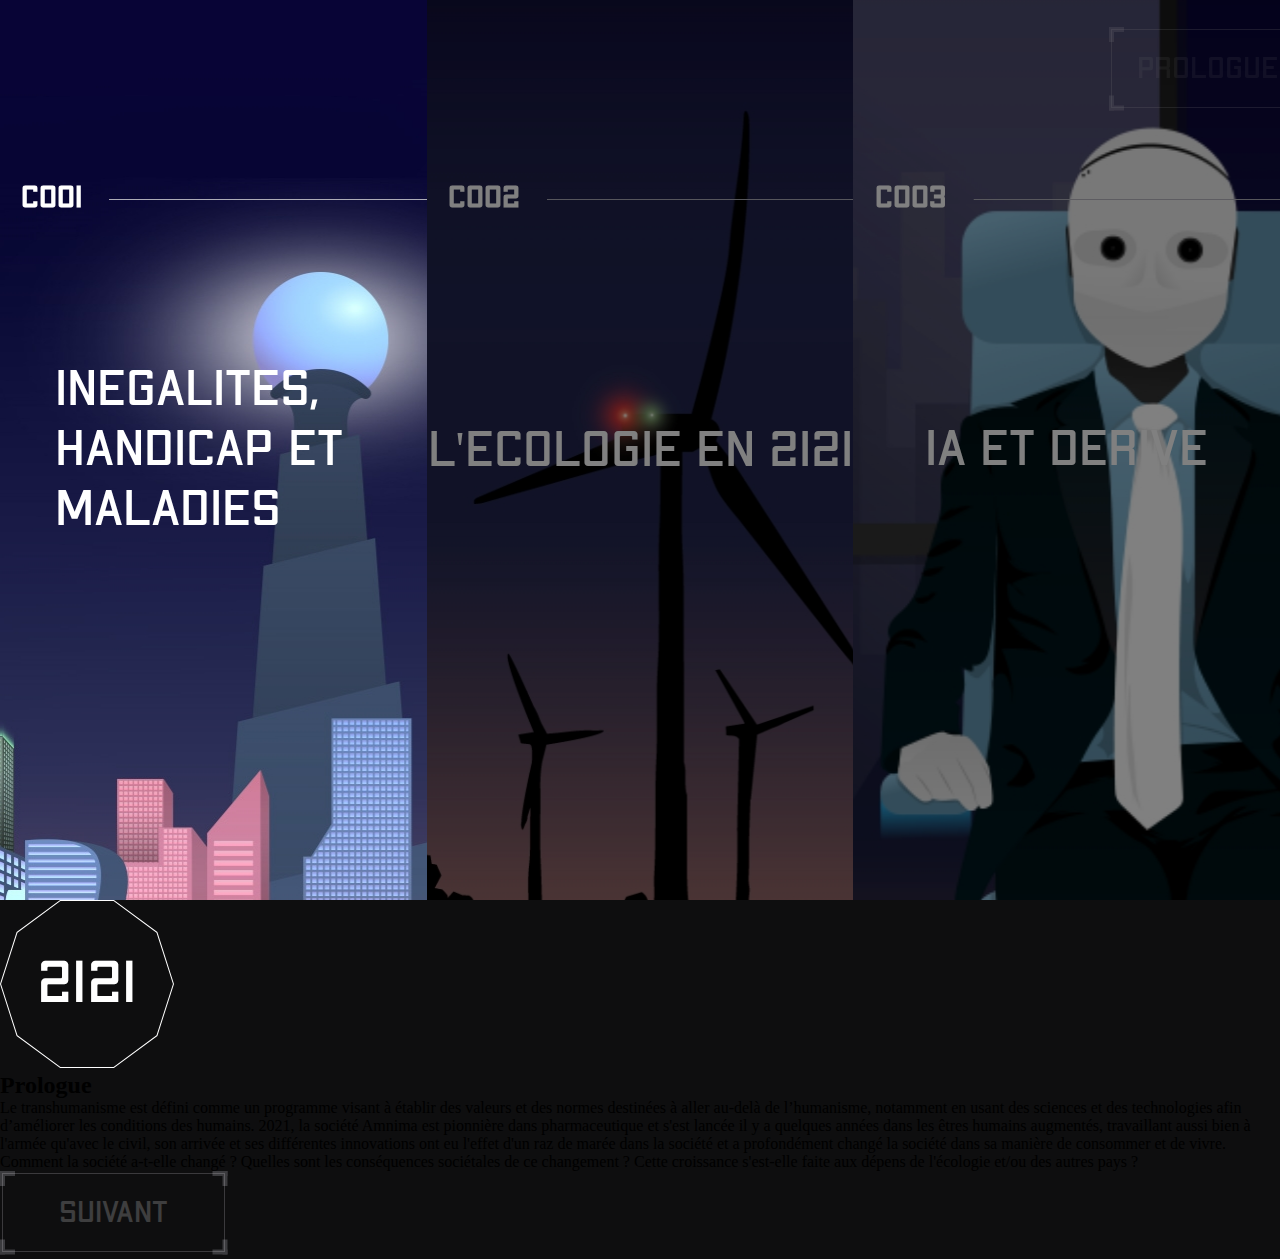
<file: index.html>
<!DOCTYPE html>
<html lang="fr">

<head>
	<meta charset="UTF-8">
	<meta name="viewport" content="width=device-width, initial-scale=1.0">
	<link rel="stylesheet" href="./css/style.css">
	<link rel="icon" href="" />
	<link rel="preconnect" href="https://fonts.gstatic.com">
	<link href="https://fonts.googleapis.com/css2?family=Montserrat:wght@400;700&display=swap" rel="stylesheet">
	<title>Accueil</title>
</head>

<body>
	<main>
		<section class="chapitre">

			<div class="chapitre1 chapitres">
				<div class="ligne">
					<h2>c001</h2>
					<svg id="Ligne" xmlns="http://www.w3.org/2000/svg" width="462.443" height="7"
						viewBox="0 0 462.443 7" class="iconeligne">
						<line id="Ligne_6" data-name="Ligne 6" x1="459.443" transform="translate(0 3.5)" fill="none"
							stroke="#b7b6be" stroke-width="1" />
						<g id="Ellipse_2" data-name="Ellipse 2" transform="translate(455.443)" fill="#b7b6be"
							stroke="#b7b6be" stroke-width="1">
							<circle cx="3.5" cy="3.5" r="3.5" stroke="none" />
							<circle cx="3.5" cy="3.5" r="3" fill="none" />
						</g>
					</svg>

				</div>


				<a href="../Transhumanisme/pages/chapitre1.html">Inegalites, handicap
					et maladies</a>
			</div>
			<div class="chapitre2 chapitres">
				<div class="ligne">
					<h2>c002</h2>
					<svg id="Ligne" xmlns="http://www.w3.org/2000/svg" width="462.443" height="7"
						viewBox="0 0 462.443 7" class="iconeligne">
						<line id="Ligne_6" data-name="Ligne 6" x1="459.443" transform="translate(0 3.5)" fill="none"
							stroke="#b7b6be" stroke-width="1" />
						<g id="Ellipse_2" data-name="Ellipse 2" transform="translate(455.443)" fill="#b7b6be"
							stroke="#b7b6be" stroke-width="1">
							<circle cx="3.5" cy="3.5" r="3.5" stroke="none" />
							<circle cx="3.5" cy="3.5" r="3" fill="none" />
						</g>
					</svg>

				</div>

				<a href="../Transhumanisme/pages/chapitre2.html">l'ecologie en 2121</a>
			</div>
			<div class="chapitre3 chapitres">
				<svg xmlns="http://www.w3.org/2000/svg" width="198.5" height="83.5" viewBox="0 0 198.5 83.5"
					class="prologue">
					<g id="Menu" transform="translate(2 2)">
						<text id="Prologue" transform="translate(26 49)" fill="#fff" font-size="30"
							font-family="Apex Regular" opacity="0.1">
							<tspan x="0" y="0">Prologue</tspan>
						</text>
						<g id="Rectangle_18" data-name="Rectangle 18" fill="none" stroke="#efedf7" stroke-width="1"
							opacity="0.2">
							<rect width="194" height="79" stroke="none" />
							<rect x="0.5" y="0.5" width="193" height="78" fill="none" />
						</g>
						<g id="Groupe_2" data-name="Groupe 2" transform="translate(0.5 0.5)" opacity="0.2">
							<line id="Ligne_2" data-name="Ligne 2" x2="10" fill="none" stroke="#efedf7"
								stroke-linecap="square" stroke-width="5" />
							<line id="Ligne_3" data-name="Ligne 3" y2="10" fill="none" stroke="#efedf7"
								stroke-linecap="square" stroke-width="5" />
						</g>
						<g id="Groupe_5" data-name="Groupe 5" transform="translate(184 0.5)" opacity="0.2">
							<line id="Ligne_2-2" data-name="Ligne 2" x1="10" fill="none" stroke="#efedf7"
								stroke-linecap="square" stroke-width="5" />
							<line id="Ligne_3-2" data-name="Ligne 3" y2="10" transform="translate(10)" fill="none"
								stroke="#efedf7" stroke-linecap="square" stroke-width="5" />
						</g>
						<g id="Groupe_3" data-name="Groupe 3" transform="translate(0.5 69)" opacity="0.2">
							<line id="Ligne_2-3" data-name="Ligne 2" x2="10" transform="translate(0 10)" fill="none"
								stroke="#efedf7" stroke-linecap="square" stroke-width="5" />
							<line id="Ligne_3-3" data-name="Ligne 3" y1="10" fill="none" stroke="#efedf7"
								stroke-linecap="square" stroke-width="5" />
						</g>
						<g id="Groupe_4" data-name="Groupe 4" transform="translate(184 69)" opacity="0.2">
							<line id="Ligne_2-4" data-name="Ligne 2" x1="10" transform="translate(0 10)" fill="none"
								stroke="#efedf7" stroke-linecap="square" stroke-width="5" />
							<line id="Ligne_3-4" data-name="Ligne 3" y1="10" transform="translate(10)" fill="none"
								stroke="#efedf7" stroke-linecap="square" stroke-width="5" />
						</g>
					</g>
				</svg>

				<div class="ligne">
					<h2>c003</h2>
					<svg id="Ligne" xmlns="http://www.w3.org/2000/svg" width="462.443" height="7"
						viewBox="0 0 462.443 7" class="iconeligne">
						<line id="Ligne_6" data-name="Ligne 6" x1="459.443" transform="translate(0 3.5)" fill="none"
							stroke="#b7b6be" stroke-width="1" />
						<g id="Ellipse_2" data-name="Ellipse 2" transform="translate(455.443)" fill="#b7b6be"
							stroke="#b7b6be" stroke-width="1">
							<circle cx="3.5" cy="3.5" r="3.5" stroke="none" />
							<circle cx="3.5" cy="3.5" r="3" fill="none" />
						</g>
					</svg>

				</div>

				<a href="../Transhumanisme/pages/chapitre3.html">IA et derive</a>
			</div>
		</section>
	</main>
	<div class="modale-bg">
		<div class="Sousmodale">
			<svg xmlns="http://www.w3.org/2000/svg" width="174" height="168" viewBox="0 0 174 168">
				<g id="Groupe_24" data-name="Groupe 24" transform="translate(-873 -47)">
				  <g id="Composant_4_5" data-name="Composant 4 – 5" transform="translate(873 47)">
					<g id="Polygone_1" data-name="Polygone 1" fill="none">
					  <path d="M113.884,0l43.5,32.085L174,84l-16.616,51.915L113.884,168H60.116l-43.5-32.085L0,84,16.616,32.085,60.116,0Z" stroke="none"/>
					  <path d="M 60.44442749023438 1 L 17.4693603515625 32.69795227050781 L 1.049972534179688 84 L 17.46932983398438 135.3020172119141 L 60.44442749023438 166.9999847412109 L 113.5555725097656 167 L 156.5306396484375 135.3020172119141 L 172.9500274658203 84 L 156.5306396484375 32.69795227050781 L 113.5555725097656 1 L 60.44442749023438 1 M 60.11552429199219 0 L 113.8844757080078 0 L 157.3844757080078 32.08512878417969 L 174 84 L 157.3844757080078 135.9148406982422 L 113.8844757080078 168 L 60.11552429199219 167.9999847412109 L 16.61549377441406 135.9148406982422 L 0 84 L 16.61552429199219 32.08512878417969 L 60.11552429199219 0 Z" stroke="none" fill="#fff"/>
					</g>
				  </g>
				  <text id="_2121" data-name="2121" transform="translate(910 149)" fill="#fff" font-size="59" font-family="Apex Regular"><tspan x="0" y="0">2121</tspan></text>
				</g>
			  </svg>
			  
			<h2>Prologue</h2>
			<p>Le transhumanisme est défini comme un programme visant à établir des valeurs et des normes destinées
				à aller au-delà de l’humanisme, notamment en usant des sciences et des technologies afin d’améliorer
				les conditions des humains.
				2021, la société Amnima est pionnière dans pharmaceutique et s'est lancée il y a quelques années
				dans les êtres humains augmentés, travaillant aussi bien à l'armée qu'avec le civil, son arrivée et
				ses différentes innovations ont eu l'effet d'un raz de marée dans la société et a profondément
				changé la société dans sa manière de consommer et de vivre. Comment la société a-t-elle changé ?
				Quelles sont les conséquences sociétales de ce changement ? Cette croissance s'est-elle faite aux
				dépens de l'écologie et/ou des autres pays ?</p>
			<svg xmlns="http://www.w3.org/2000/svg" width="227.5" height="83.5" viewBox="0 0 227.5 83.5" class="BoutonModale" onmouseover="changeText()" onmouseout="normalText()">
				<g id="Menu" transform="translate(2 2)">
					<text id="Suivant" transform="translate(57 49)" fill="#fff" font-size="30"
						font-family="Apex Regular" opacity="0.2">
						<tspan x="0" y="0" id ="boutonModale">Suivant</tspan>
					</text>
					<g id="Rectangle_18" data-name="Rectangle 18" fill="none" stroke="#efedf7" stroke-width="1"
						opacity="0.2">
						<rect width="223" height="79" stroke="none" />
						<rect x="0.5" y="0.5" width="222" height="78" fill="none" />
					</g>
					<g id="Groupe_2" data-name="Groupe 2" transform="translate(0.5 0.5)" opacity="0.2">
						<line id="Ligne_2" data-name="Ligne 2" x2="10" fill="none" stroke="#efedf7"
							stroke-linecap="square" stroke-width="5" />
						<line id="Ligne_3" data-name="Ligne 3" y2="10" fill="none" stroke="#efedf7"
							stroke-linecap="square" stroke-width="5" />
					</g>
					<g id="Groupe_5" data-name="Groupe 5" transform="translate(213 0.5)" opacity="0.2">
						<line id="Ligne_2-2" data-name="Ligne 2" x1="10" fill="none" stroke="#efedf7"
							stroke-linecap="square" stroke-width="5" />
						<line id="Ligne_3-2" data-name="Ligne 3" y2="10" transform="translate(10)" fill="none"
							stroke="#efedf7" stroke-linecap="square" stroke-width="5" />
					</g>
					<g id="Groupe_3" data-name="Groupe 3" transform="translate(0.5 69)" opacity="0.2">
						<line id="Ligne_2-3" data-name="Ligne 2" x2="10" transform="translate(0 10)" fill="none"
							stroke="#efedf7" stroke-linecap="square" stroke-width="5" />
						<line id="Ligne_3-3" data-name="Ligne 3" y1="10" fill="none" stroke="#efedf7"
							stroke-linecap="square" stroke-width="5" />
					</g>
					<g id="Groupe_4" data-name="Groupe 4" transform="translate(213 69)" opacity="0.2">
						<line id="Ligne_2-4" data-name="Ligne 2" x1="10" transform="translate(0 10)" fill="none"
							stroke="#efedf7" stroke-linecap="square" stroke-width="5" />
						<line id="Ligne_3-4" data-name="Ligne 3" y1="10" transform="translate(10)" fill="none"
							stroke="#efedf7" stroke-linecap="square" stroke-width="5" />
					</g>
				</g>
			</svg>


		</div>
	</div>
	<script src="app.js"></script>
</body>
</file>
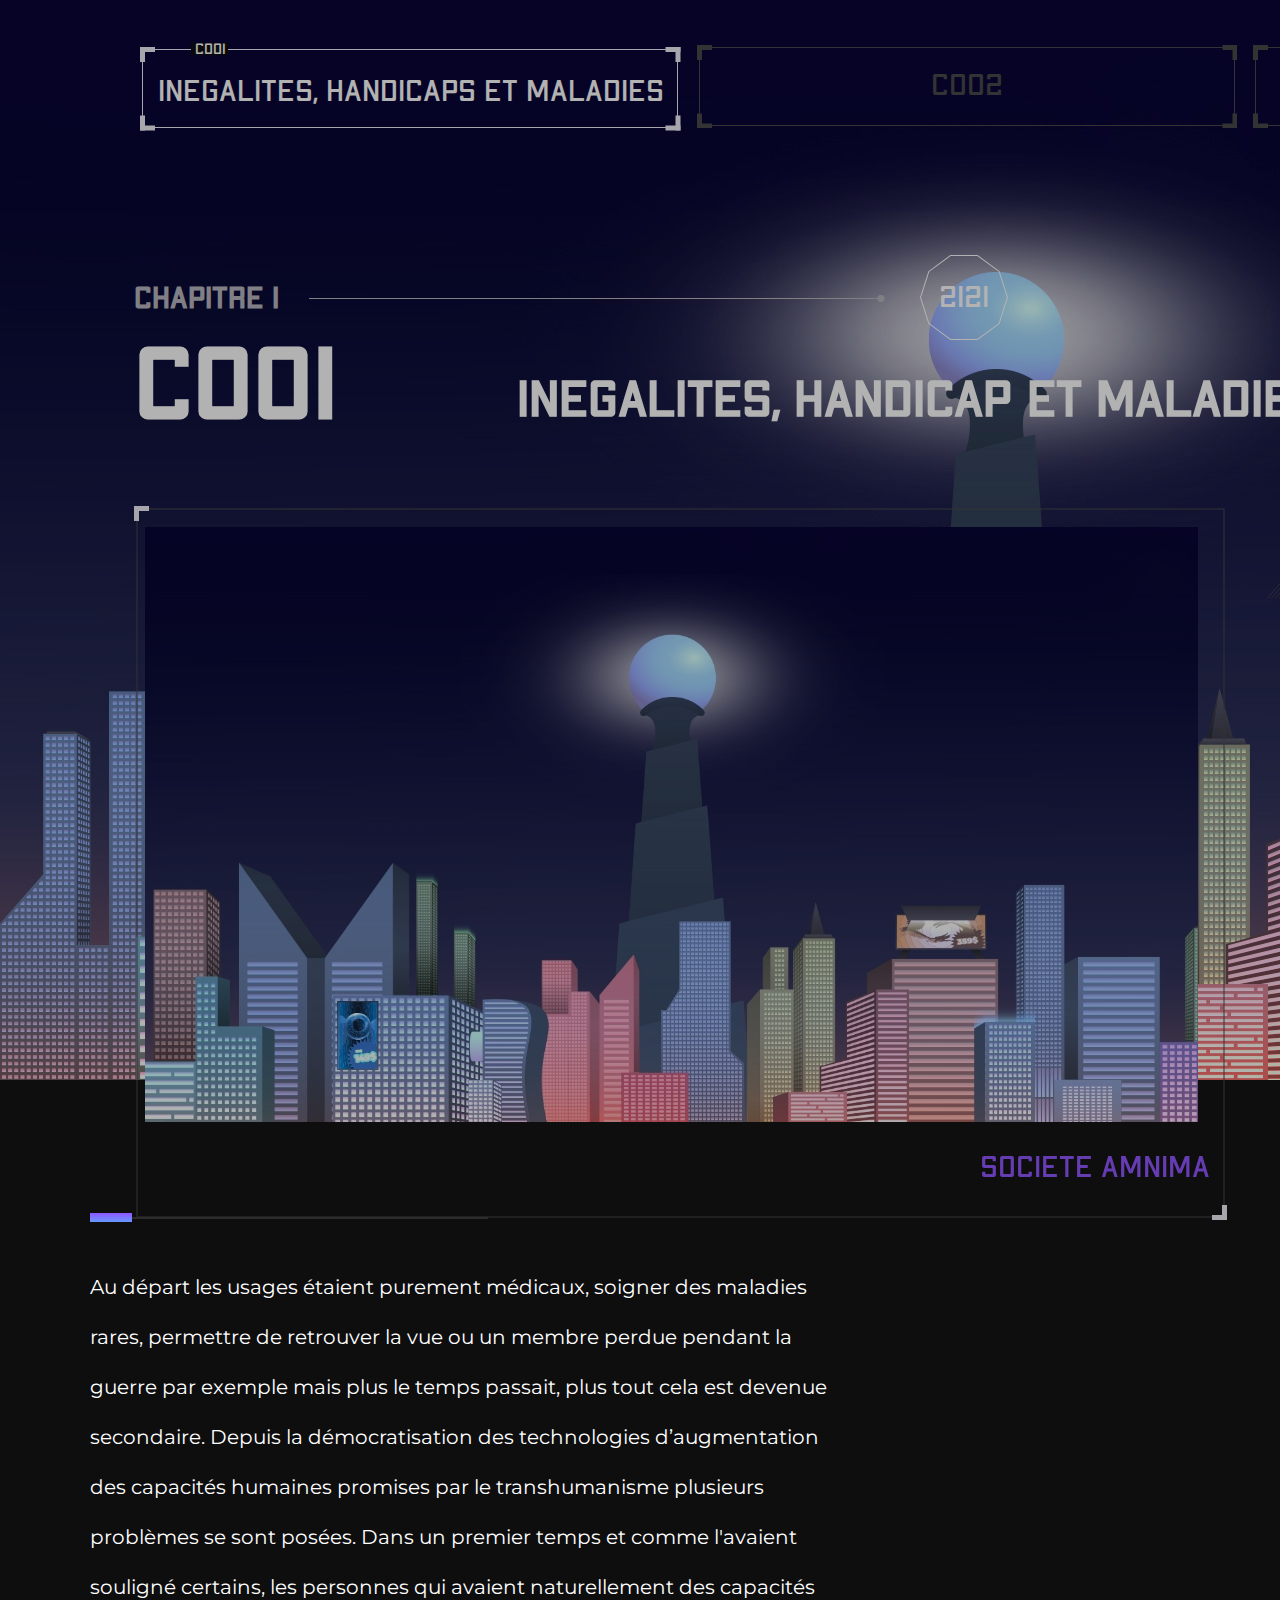
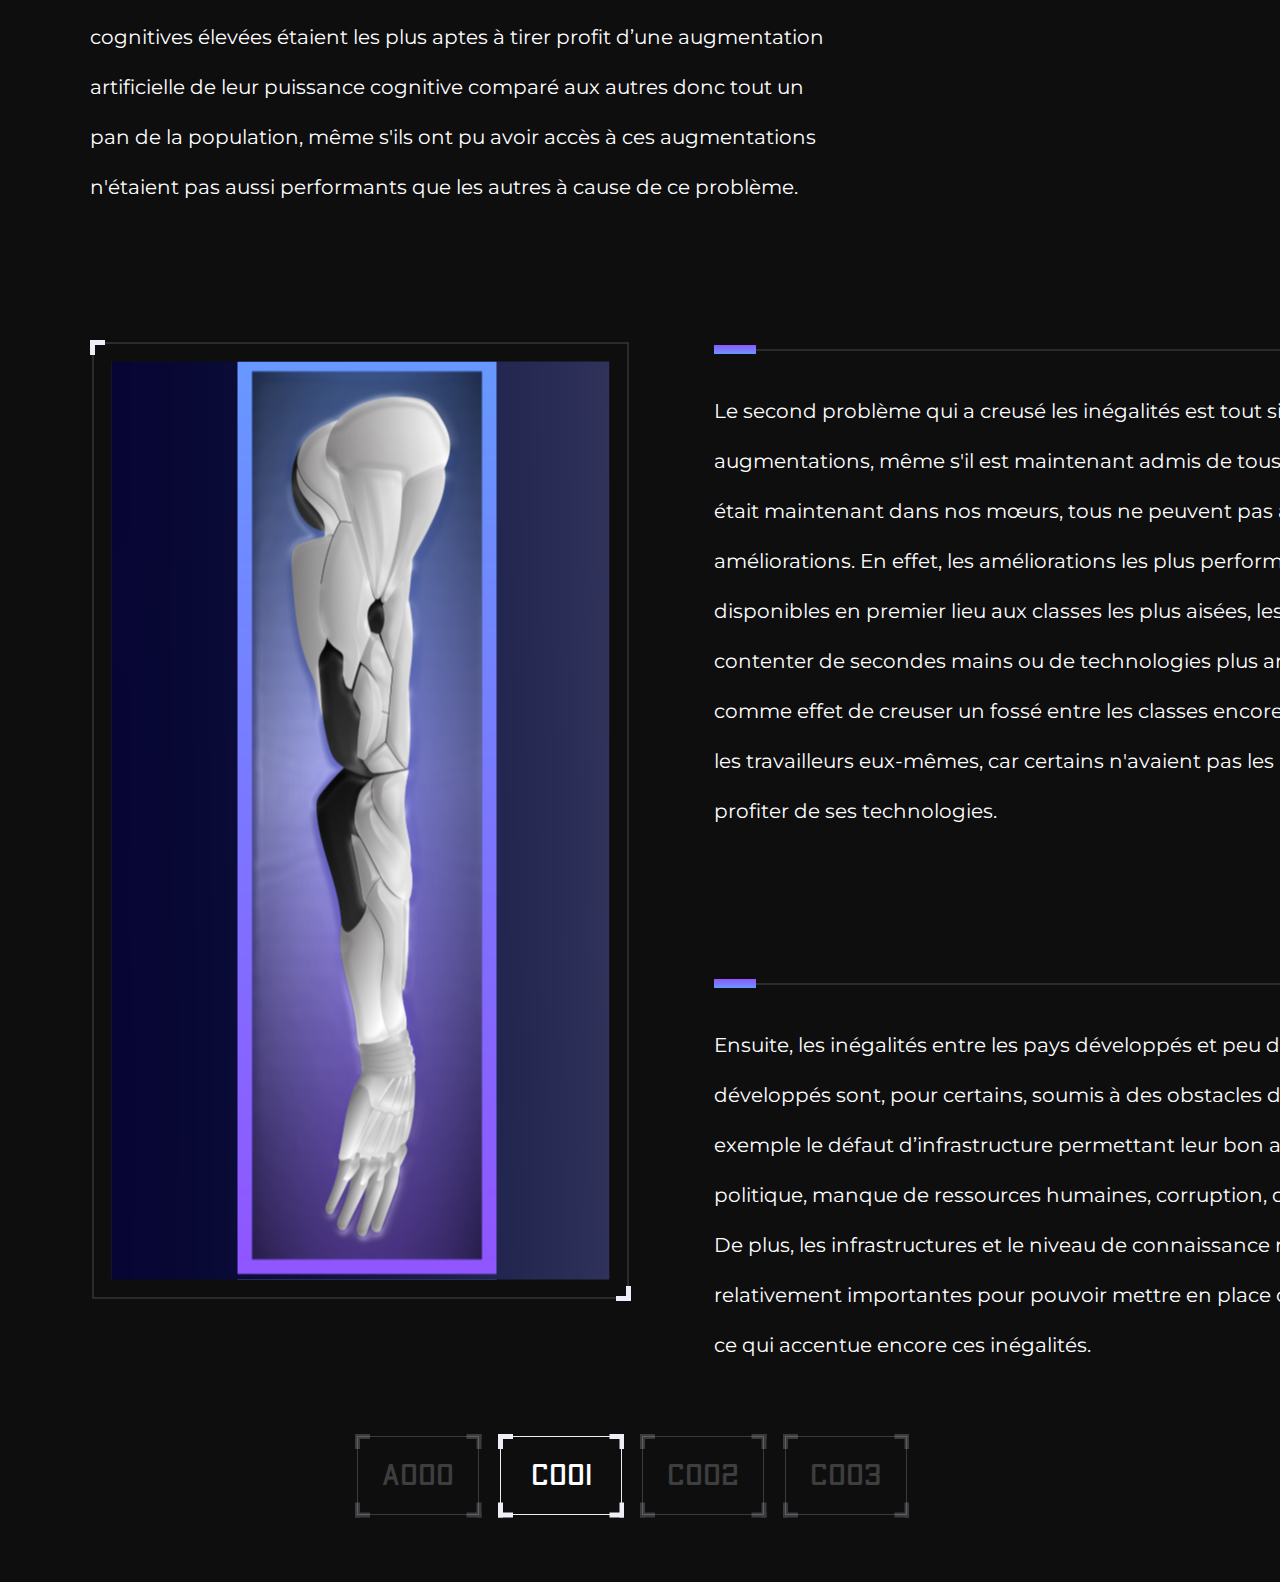
<file: pages/chapitre1.html>
<!DOCTYPE html>
<html lang="fr">

<head>
	<meta charset="UTF-8">
	<meta name="viewport" content="width=device-width, initial-scale=1.0">
	<link rel="stylesheet" href="../css/style.css">
	<link rel="icon" href="" />
	<link rel="preconnect" href="https://fonts.gstatic.com">
	<link href="https://fonts.googleapis.com/css2?family=Montserrat:wght@400;700&display=swap" rel="stylesheet">
	<title>Chapitre 1</title>
</head>

<body>
	<div class="headerChapitre1">
		<header>
			<ul>
				<li>
					<svg xmlns="http://www.w3.org/2000/svg" width="540.5" height="88.5" viewBox="0 0 540.5 88.5">
						<g id="Menu" transform="translate(2)">
						  <g id="Rectangle_18" data-name="Rectangle 18" transform="translate(0 7)" fill="none" stroke="#efedf7" stroke-width="1">
							<rect width="536" height="79" stroke="none"/>
							<rect x="0.5" y="0.5" width="535" height="78" fill="none"/>
						  </g>
						  <g id="Groupe_2" data-name="Groupe 2" transform="translate(0.5 7.5)">
							<line id="Ligne_2" data-name="Ligne 2" x2="10" fill="none" stroke="#efedf7" stroke-linecap="square" stroke-width="5"/>
							<line id="Ligne_3" data-name="Ligne 3" y2="10" fill="none" stroke="#efedf7" stroke-linecap="square" stroke-width="5"/>
						  </g>
						  <g id="Groupe_5" data-name="Groupe 5" transform="translate(526 7.5)">
							<line id="Ligne_2-2" data-name="Ligne 2" x1="10" fill="none" stroke="#efedf7" stroke-linecap="square" stroke-width="5"/>
							<line id="Ligne_3-2" data-name="Ligne 3" y2="10" transform="translate(10)" fill="none" stroke="#efedf7" stroke-linecap="square" stroke-width="5"/>
						  </g>
						  <g id="Groupe_3" data-name="Groupe 3" transform="translate(0.5 76)">
							<line id="Ligne_2-3" data-name="Ligne 2" x2="10" transform="translate(0 10)" fill="none" stroke="#efedf7" stroke-linecap="square" stroke-width="5"/>
							<line id="Ligne_3-3" data-name="Ligne 3" y1="10" fill="none" stroke="#efedf7" stroke-linecap="square" stroke-width="5"/>
						  </g>
						  <g id="Groupe_4" data-name="Groupe 4" transform="translate(526 76)">
							<line id="Ligne_2-4" data-name="Ligne 2" x1="10" transform="translate(0 10)" fill="none" stroke="#efedf7" stroke-linecap="square" stroke-width="5"/>
							<line id="Ligne_3-4" data-name="Ligne 3" y1="10" transform="translate(10)" fill="none" stroke="#efedf7" stroke-linecap="square" stroke-width="5"/>
						  </g>
						  <text id="Inegalites_handicaps_et_maladies" data-name="Inegalites, handicaps et maladies" transform="translate(16 59)" fill="#fff" font-size="30" font-family="Apex Regular"><tspan x="0" y="0">Inegalites, handicaps et maladies</tspan></text>
						  <rect id="Rectangle_19" data-name="Rectangle 19" width="37" height="12" transform="translate(49 1)" fill="#0e0e0f"/>
						  <text id="C001" transform="translate(53 12)" fill="#fff" font-size="15" font-family="Apex Regular"><tspan x="0" y="0">C001</tspan></text>
						</g>
					  </svg>
					  
					  
				</li>
				<li>
					<svg xmlns="http://www.w3.org/2000/svg" width="540.5" height="83.5" viewBox="0 0 540.5 83.5" class="ChapitreDeuxHeader">
						<g id="Menu" transform="translate(2 2)">
							<a href="../pages/chapitre2.html"><text id="ChapitreDeux" transform="translate(232 48)" fill="#49494b" font-size="30"
								font-family="Apex Regular">
								<tspan x="0" y="0">c002</tspan>
							</text></a>
							<g id="Rectangle_18" data-name="Rectangle 18" fill="none" stroke="#49494b" stroke-width="1">
								<rect width="536" height="79" stroke="none" />
								<rect x="0.5" y="0.5" width="535" height="78" fill="none" />
							</g>
							<g id="Groupe_2" data-name="Groupe 2" transform="translate(0.5 0.5)">
								<line id="Ligne_2" data-name="Ligne 2" x2="10" fill="none" stroke="#49494b"
									stroke-linecap="square" stroke-width="5" />
								<line id="Ligne_3" data-name="Ligne 3" y2="10" fill="none" stroke="#49494b"
									stroke-linecap="square" stroke-width="5" />
							</g>
							<g id="Groupe_5" data-name="Groupe 5" transform="translate(526 0.5)">
								<line id="Ligne_2-2" data-name="Ligne 2" x1="10" fill="none" stroke="#49494b"
									stroke-linecap="square" stroke-width="5" />
								<line id="Ligne_3-2" data-name="Ligne 3" y2="10" transform="translate(10)" fill="none"
									stroke="#49494b" stroke-linecap="square" stroke-width="5" />
							</g>
							<g id="Groupe_3" data-name="Groupe 3" transform="translate(0.5 69)">
								<line id="Ligne_2-3" data-name="Ligne 2" x2="10" transform="translate(0 10)" fill="none"
									stroke="#49494b" stroke-linecap="square" stroke-width="5" />
								<line id="Ligne_3-3" data-name="Ligne 3" y1="10" fill="none" stroke="#49494b"
									stroke-linecap="square" stroke-width="5" />
							</g>
							<g id="Groupe_4" data-name="Groupe 4" transform="translate(526 69)">
								<line id="Ligne_2-4" data-name="Ligne 2" x1="10" transform="translate(0 10)" fill="none"
									stroke="#49494b" stroke-linecap="square" stroke-width="5" />
								<line id="Ligne_3-4" data-name="Ligne 3" y1="10" transform="translate(10)" fill="none"
									stroke="#49494b" stroke-linecap="square" stroke-width="5" />
							</g>
						</g>
					</svg>
					  

					
				</li>
				<li><svg xmlns="http://www.w3.org/2000/svg" width="540.5" height="83.5" viewBox="0 0 540.5 83.5" class="ChapitreTroisHeader" >
					<g id="Menu" transform="translate(2 2)">
					  <g id="Rectangle_18" data-name="Rectangle 18" fill="none" stroke="#49494b" stroke-width="1">
						<rect width="536" height="79" stroke="none"/>
						<rect x="0.5" y="0.5" width="535" height="78" fill="none"/>
					  </g>
					  <g id="Groupe_2" data-name="Groupe 2" transform="translate(0.5 0.5)">
						<line id="Ligne_2" data-name="Ligne 2" x2="10" fill="none" stroke="#49494b" stroke-linecap="square" stroke-width="5"/>
						<line id="Ligne_3" data-name="Ligne 3" y2="10" fill="none" stroke="#49494b" stroke-linecap="square" stroke-width="5"/>
					  </g>
					  <g id="Groupe_5" data-name="Groupe 5" transform="translate(526 0.5)">
						<line id="Ligne_2-2" data-name="Ligne 2" x1="10" fill="none" stroke="#49494b" stroke-linecap="square" stroke-width="5"/>
						<line id="Ligne_3-2" data-name="Ligne 3" y2="10" transform="translate(10)" fill="none" stroke="#49494b" stroke-linecap="square" stroke-width="5"/>
					  </g>
					  <g id="Groupe_3" data-name="Groupe 3" transform="translate(0.5 69)">
						<line id="Ligne_2-3" data-name="Ligne 2" x2="10" transform="translate(0 10)" fill="none" stroke="#49494b" stroke-linecap="square" stroke-width="5"/>
						<line id="Ligne_3-3" data-name="Ligne 3" y1="10" fill="none" stroke="#49494b" stroke-linecap="square" stroke-width="5"/>
					  </g>
					  <g id="Groupe_4" data-name="Groupe 4" transform="translate(526 69)">
						<line id="Ligne_2-4" data-name="Ligne 2" x1="10" transform="translate(0 10)" fill="none" stroke="#49494b" stroke-linecap="square" stroke-width="5"/>
						<line id="Ligne_3-4" data-name="Ligne 3" y1="10" transform="translate(10)" fill="none" stroke="#49494b" stroke-linecap="square" stroke-width="5"/>
					  </g>
					  <a href="../pages/chapitre3.html">C003<text id="ChapitreTrois" transform="translate(233 48)" fill="#49494b" font-size="30" font-family="Apex Regular"><tspan x="0" y="0">C003</tspan></text></a>
					</g>
				  </svg>

				  
				  

					
				</li>
			</ul>
		</header>
		<div class="ChapitreLigne">
			<h4>CHAPITRE 1</h4>
			<svg id="Ligne" xmlns="http://www.w3.org/2000/svg" width="575.443" height="7" viewBox="0 0 575.443 7"
				class="ligne3">
				<line id="Ligne_6" data-name="Ligne 6" x1="572.443" transform="translate(0 3.5)" fill="none"
					stroke="#b7b6be" stroke-width="1" />
				<g id="Ellipse_2" data-name="Ellipse 2" transform="translate(568.443)" fill="#b7b6be" stroke="#b7b6be"
					stroke-width="1">
					<circle cx="3.5" cy="3.5" r="3.5" stroke="none" />
					<circle cx="3.5" cy="3.5" r="3" fill="none" />
				</g>
			</svg>

			<svg xmlns="http://www.w3.org/2000/svg" width="88" height="85" viewBox="0 0 88 85" class="icone">
				<g id="Groupe_22" data-name="Groupe 22" transform="translate(-916 -47)">
					<g id="Composant_4_4" data-name="Composant 4 – 4" transform="translate(916 47)">
						<g id="Polygone_1" data-name="Polygone 1" fill="none">
							<path
								d="M57.6,0l22,16.234L88,42.5,79.6,68.766,57.6,85H30.4L8.4,68.766,0,42.5,8.4,16.234,30.4,0Z"
								stroke="none" />
							<path
								d="M 30.73225784301758 1 L 9.257164001464844 16.84622955322266 L 1.0499267578125 42.5 L 9.257164001464844 68.15376281738281 L 30.73225784301758 84 L 57.26773071289063 84 L 78.74282073974609 68.15376281738281 L 86.9500732421875 42.5 L 78.74282073974609 16.84622955322266 L 57.26773071289063 1 L 30.73225784301758 1 M 30.40324783325195 0 L 57.59674072265625 0 L 79.59674072265625 16.23355102539063 L 88 42.5 L 79.59674072265625 68.76643371582031 L 57.59674072265625 85 L 30.40324783325195 85 L 8.403244018554688 68.76643371582031 L 0 42.5 L 8.403244018554688 16.23355102539063 L 30.40324783325195 0 Z"
								stroke="none" fill="#fff" />
						</g>
					</g>
					<text id="_2121" data-name="2121" transform="translate(935 99)" fill="#fff" font-size="30"
						font-family="Apex Regular">
						<tspan x="0" y="0">2121</tspan>
					</text>
				</g>
			</svg>


		</div>
		<div class="Titrage">
			<h2>C001</h2>
			<h3>Inegalites, handicap et maladies</h3>
		</div>
		<div class="imageBackground">
			<div class="image">
				<svg xmlns="http://www.w3.org/2000/svg" width="1093" height="714" viewBox="0 0 1093 714">
					<g id="Groupe_12" data-name="Groupe 12" transform="translate(-137.5 -558.5)">
						<text id="societe_Amnima" data-name="societe Amnima" transform="translate(983 1229)"
							fill="#9055ff" font-size="30" font-family="Apex Regular">
							<tspan x="0" y="0">societe Amnima</tspan>
						</text>
						<g id="Rectangle_21" data-name="Rectangle 21" transform="translate(140 561)" fill="none"
							stroke="#49494b" stroke-width="1">
							<rect width="1088" height="709" stroke="none" />
							<rect x="0.5" y="0.5" width="1087" height="708" fill="none" />
						</g>
						<g id="Composant_5_1" data-name="Composant 5 – 1" transform="translate(140 561)">
							<line id="Ligne_2" data-name="Ligne 2" x2="10" fill="none" stroke="#efedf7"
								stroke-linecap="square" stroke-width="5" />
							<line id="Ligne_3" data-name="Ligne 3" y2="10" fill="none" stroke="#efedf7"
								stroke-linecap="square" stroke-width="5" />
						</g>
						<g id="Composant_5_2" data-name="Composant 5 – 2" transform="translate(1228 1270) rotate(180)">
							<line id="Ligne_2-2" data-name="Ligne 2" x2="10" fill="none" stroke="#efedf7"
								stroke-linecap="square" stroke-width="5" />
							<line id="Ligne_3-2" data-name="Ligne 3" y2="10" fill="none" stroke="#efedf7"
								stroke-linecap="square" stroke-width="5" />
						</g>
					</g>
				</svg>
				<img class="petiteville" src="../assets/images/PetiteVille.jpg" alt="petiteville">
			</div>
			<div class="texte">
				<svg xmlns="http://www.w3.org/2000/svg" width="245.761" height="34.649" viewBox="0 0 245.761 34.649"
					class="polygone">
					<g id="Groupe_7" data-name="Groupe 7" transform="translate(-119.12 -252.176)">
						<line id="Ligne_7" data-name="Ligne 7" y1="34" x2="29" transform="translate(119.5 252.5)"
							fill="none" stroke="#49494b" stroke-width="1" />
						<line id="Ligne_7-2" data-name="Ligne 7" y1="34" x2="29" transform="translate(123.5 252.5)"
							fill="none" stroke="#49494b" stroke-width="1" />
						<line id="Ligne_7-3" data-name="Ligne 7" y1="34" x2="29" transform="translate(127.5 252.5)"
							fill="none" stroke="#49494b" stroke-width="1" />
						<line id="Ligne_7-4" data-name="Ligne 7" y1="34" x2="29" transform="translate(131.5 252.5)"
							fill="none" stroke="#49494b" stroke-width="1" />
						<line id="Ligne_7-5" data-name="Ligne 7" y1="34" x2="29" transform="translate(135.5 252.5)"
							fill="none" stroke="#49494b" stroke-width="1" />
						<line id="Ligne_7-6" data-name="Ligne 7" y1="34" x2="29" transform="translate(139.5 252.5)"
							fill="none" stroke="#49494b" stroke-width="1" />
						<line id="Ligne_7-7" data-name="Ligne 7" y1="34" x2="29" transform="translate(143.5 252.5)"
							fill="none" stroke="#49494b" stroke-width="1" />
						<line id="Ligne_7-8" data-name="Ligne 7" y1="34" x2="29" transform="translate(147.5 252.5)"
							fill="none" stroke="#49494b" stroke-width="1" />
						<line id="Ligne_7-9" data-name="Ligne 7" y1="34" x2="29" transform="translate(151.5 252.5)"
							fill="none" stroke="#49494b" stroke-width="1" />
						<line id="Ligne_7-10" data-name="Ligne 7" y1="34" x2="29" transform="translate(155.5 252.5)"
							fill="none" stroke="#49494b" stroke-width="1" />
						<line id="Ligne_7-11" data-name="Ligne 7" y1="34" x2="29" transform="translate(159.5 252.5)"
							fill="none" stroke="#49494b" stroke-width="1" />
						<line id="Ligne_7-12" data-name="Ligne 7" y1="34" x2="29" transform="translate(163.5 252.5)"
							fill="none" stroke="#49494b" stroke-width="1" />
						<line id="Ligne_7-13" data-name="Ligne 7" y1="34" x2="29" transform="translate(167.5 252.5)"
							fill="none" stroke="#49494b" stroke-width="1" />
						<line id="Ligne_7-14" data-name="Ligne 7" y1="34" x2="29" transform="translate(171.5 252.5)"
							fill="none" stroke="#49494b" stroke-width="1" />
						<line id="Ligne_7-15" data-name="Ligne 7" y1="34" x2="29" transform="translate(175.5 252.5)"
							fill="none" stroke="#49494b" stroke-width="1" />
						<line id="Ligne_7-16" data-name="Ligne 7" y1="34" x2="29" transform="translate(179.5 252.5)"
							fill="none" stroke="#49494b" stroke-width="1" />
						<line id="Ligne_7-17" data-name="Ligne 7" y1="34" x2="29" transform="translate(183.5 252.5)"
							fill="none" stroke="#49494b" stroke-width="1" />
						<line id="Ligne_7-18" data-name="Ligne 7" y1="34" x2="29" transform="translate(187.5 252.5)"
							fill="none" stroke="#49494b" stroke-width="1" />
						<line id="Ligne_7-19" data-name="Ligne 7" y1="34" x2="29" transform="translate(191.5 252.5)"
							fill="none" stroke="#49494b" stroke-width="1" />
						<line id="Ligne_7-20" data-name="Ligne 7" y1="34" x2="29" transform="translate(195.5 252.5)"
							fill="none" stroke="#49494b" stroke-width="1" />
						<line id="Ligne_7-21" data-name="Ligne 7" y1="34" x2="29" transform="translate(199.5 252.5)"
							fill="none" stroke="#49494b" stroke-width="1" />
						<line id="Ligne_7-22" data-name="Ligne 7" y1="34" x2="29" transform="translate(203.5 252.5)"
							fill="none" stroke="#49494b" stroke-width="1" />
						<line id="Ligne_7-23" data-name="Ligne 7" y1="34" x2="29" transform="translate(207.5 252.5)"
							fill="none" stroke="#49494b" stroke-width="1" />
						<line id="Ligne_7-24" data-name="Ligne 7" y1="34" x2="29" transform="translate(211.5 252.5)"
							fill="none" stroke="#49494b" stroke-width="1" />
						<line id="Ligne_7-25" data-name="Ligne 7" y1="34" x2="29" transform="translate(215.5 252.5)"
							fill="none" stroke="#49494b" stroke-width="1" />
						<line id="Ligne_7-26" data-name="Ligne 7" y1="34" x2="29" transform="translate(219.5 252.5)"
							fill="none" stroke="#49494b" stroke-width="1" />
						<line id="Ligne_7-27" data-name="Ligne 7" y1="34" x2="29" transform="translate(223.5 252.5)"
							fill="none" stroke="#49494b" stroke-width="1" />
						<line id="Ligne_7-28" data-name="Ligne 7" y1="34" x2="29" transform="translate(227.5 252.5)"
							fill="none" stroke="#49494b" stroke-width="1" />
						<line id="Ligne_7-29" data-name="Ligne 7" y1="34" x2="29" transform="translate(231.5 252.5)"
							fill="none" stroke="#49494b" stroke-width="1" />
						<line id="Ligne_7-30" data-name="Ligne 7" y1="34" x2="29" transform="translate(235.5 252.5)"
							fill="none" stroke="#49494b" stroke-width="1" />
						<line id="Ligne_7-31" data-name="Ligne 7" y1="34" x2="29" transform="translate(239.5 252.5)"
							fill="none" stroke="#49494b" stroke-width="1" />
						<line id="Ligne_7-32" data-name="Ligne 7" y1="34" x2="29" transform="translate(243.5 252.5)"
							fill="none" stroke="#49494b" stroke-width="1" />
						<line id="Ligne_7-33" data-name="Ligne 7" y1="34" x2="29" transform="translate(247.5 252.5)"
							fill="none" stroke="#49494b" stroke-width="1" />
						<line id="Ligne_7-34" data-name="Ligne 7" y1="34" x2="29" transform="translate(251.5 252.5)"
							fill="none" stroke="#49494b" stroke-width="1" />
						<line id="Ligne_7-35" data-name="Ligne 7" y1="34" x2="29" transform="translate(255.5 252.5)"
							fill="none" stroke="#49494b" stroke-width="1" />
						<line id="Ligne_7-36" data-name="Ligne 7" y1="34" x2="29" transform="translate(259.5 252.5)"
							fill="none" stroke="#49494b" stroke-width="1" />
						<line id="Ligne_7-37" data-name="Ligne 7" y1="34" x2="29" transform="translate(263.5 252.5)"
							fill="none" stroke="#49494b" stroke-width="1" />
						<line id="Ligne_7-38" data-name="Ligne 7" y1="34" x2="29" transform="translate(267.5 252.5)"
							fill="none" stroke="#49494b" stroke-width="1" />
						<line id="Ligne_7-39" data-name="Ligne 7" y1="34" x2="29" transform="translate(271.5 252.5)"
							fill="none" stroke="#49494b" stroke-width="1" />
						<line id="Ligne_7-40" data-name="Ligne 7" y1="34" x2="29" transform="translate(275.5 252.5)"
							fill="none" stroke="#49494b" stroke-width="1" />
						<line id="Ligne_7-41" data-name="Ligne 7" y1="34" x2="29" transform="translate(279.5 252.5)"
							fill="none" stroke="#49494b" stroke-width="1" />
						<line id="Ligne_7-42" data-name="Ligne 7" y1="34" x2="29" transform="translate(283.5 252.5)"
							fill="none" stroke="#49494b" stroke-width="1" />
						<line id="Ligne_7-43" data-name="Ligne 7" y1="34" x2="29" transform="translate(287.5 252.5)"
							fill="none" stroke="#49494b" stroke-width="1" />
						<line id="Ligne_7-44" data-name="Ligne 7" y1="34" x2="29" transform="translate(291.5 252.5)"
							fill="none" stroke="#49494b" stroke-width="1" />
						<line id="Ligne_7-45" data-name="Ligne 7" y1="34" x2="29" transform="translate(295.5 252.5)"
							fill="none" stroke="#49494b" stroke-width="1" />
						<line id="Ligne_7-46" data-name="Ligne 7" y1="34" x2="29" transform="translate(299.5 252.5)"
							fill="none" stroke="#49494b" stroke-width="1" />
						<line id="Ligne_7-47" data-name="Ligne 7" y1="34" x2="29" transform="translate(303.5 252.5)"
							fill="none" stroke="#49494b" stroke-width="1" />
						<line id="Ligne_7-48" data-name="Ligne 7" y1="34" x2="29" transform="translate(307.5 252.5)"
							fill="none" stroke="#49494b" stroke-width="1" />
						<line id="Ligne_7-49" data-name="Ligne 7" y1="34" x2="29" transform="translate(311.5 252.5)"
							fill="none" stroke="#49494b" stroke-width="1" />
						<line id="Ligne_7-50" data-name="Ligne 7" y1="34" x2="29" transform="translate(315.5 252.5)"
							fill="none" stroke="#49494b" stroke-width="1" />
						<line id="Ligne_7-51" data-name="Ligne 7" y1="34" x2="29" transform="translate(319.5 252.5)"
							fill="none" stroke="#49494b" stroke-width="1" />
						<line id="Ligne_7-52" data-name="Ligne 7" y1="34" x2="29" transform="translate(323.5 252.5)"
							fill="none" stroke="#49494b" stroke-width="1" />
						<line id="Ligne_7-53" data-name="Ligne 7" y1="34" x2="29" transform="translate(327.5 252.5)"
							fill="none" stroke="#49494b" stroke-width="1" />
						<line id="Ligne_7-54" data-name="Ligne 7" y1="34" x2="29" transform="translate(331.5 252.5)"
							fill="none" stroke="#49494b" stroke-width="1" />
						<line id="Ligne_7-55" data-name="Ligne 7" y1="34" x2="29" transform="translate(335.5 252.5)"
							fill="none" stroke="#49494b" stroke-width="1" />
						<g id="Polygone_2" data-name="Polygone 2" transform="translate(190.5 261.5) rotate(90)"
							fill="none">
							<path d="M8.5,0,17,14H0Z" stroke="none" />
							<path
								d="M 8.5 1.92686939239502 L 1.77702808380127 13 L 15.22297191619873 13 L 8.5 1.92686939239502 M 8.5 0 L 17 14 L 0 14 L 8.5 0 Z"
								stroke="none" fill="#fff" />
						</g>
					</g>
				</svg>
				<p>Avec la création de la société Amnima, une société pharmaceutique spécialisé dans les
					nanotechnologies et les implants en tout genre, la société a pris un tout autre tournant. </p>
			</div>

		</div>
	</div>
	<section class="SectionTexte">
		<div class="Texte1Inegalites">

			<svg xmlns="http://www.w3.org/2000/svg" xmlns:xlink="http://www.w3.org/1999/xlink" width="398" height="9"
				viewBox="0 0 398 9">
				<defs>
					<linearGradient id="linear-gradient" x1="0.5" x2="0.5" y2="1" gradientUnits="objectBoundingBox">
						<stop offset="0" stop-color="#9055ff" />
						<stop offset="1" stop-color="#69f" />
					</linearGradient>
				</defs>
				<g id="Groupe_15" data-name="Groupe 15" transform="translate(-1382 -2244)">
					<line id="Ligne_12" data-name="Ligne 12" x2="398" transform="translate(1382 2249)" fill="none"
						stroke="#49494b" stroke-width="1" />
					<rect id="Rectangle_23" data-name="Rectangle 23" width="42" height="9"
						transform="translate(1382 2244)" fill="url(#linear-gradient)" />
				</g>
			</svg>

			<p> Au départ les usages étaient purement médicaux, soigner des maladies rares, permettre de retrouver la
				vue ou un membre perdue pendant la guerre par exemple mais plus le temps passait, plus tout cela est
				devenue secondaire.
				Depuis la démocratisation des technologies d’augmentation des capacités humaines promises par le
				transhumanisme plusieurs problèmes se sont posées. Dans un premier temps et comme l'avaient souligné
				certains, les personnes qui avaient naturellement des capacités cognitives élevées étaient les plus
				aptes à tirer profit d’une augmentation artificielle de leur puissance cognitive comparé aux autres donc
				tout un pan de la population, même s'ils ont pu avoir accès à ces augmentations n'étaient pas aussi
				performants que les autres à cause de ce problème.</p>
		</div>
		<div class="Inegalites">
			<div class="InegalitesGauche">
				<svg xmlns="http://www.w3.org/2000/svg" xmlns:xlink="http://www.w3.org/1999/xlink" width="541"
					height="961" viewBox="0 0 541 961">
					<defs>
						<pattern id="pattern" preserveAspectRatio="xMidYMid slice" width="100%" height="100%"
							viewBox="0 0 498 975">
							<image width="498" height="975"
								xlink:href="[data-uri]" />
						</pattern>
					</defs>
					<g id="Groupe_13" data-name="Groupe 13" transform="translate(-1379.5 -1337.5)">
						<g id="Rectangle_20" data-name="Rectangle 20" transform="translate(1382 1340)" fill="none"
							stroke="#49494b" stroke-width="1">
							<rect width="536" height="956" stroke="none" />
							<rect x="0.5" y="0.5" width="535" height="955" fill="none" />
						</g>
						<g id="Composant_5_22" data-name="Composant 5 – 22" transform="translate(1382 1340)">
							<line id="Ligne_2" data-name="Ligne 2" x2="10" fill="none" stroke="#efedf7"
								stroke-linecap="square" stroke-width="5" />
							<line id="Ligne_3" data-name="Ligne 3" y2="10" fill="none" stroke="#efedf7"
								stroke-linecap="square" stroke-width="5" />
						</g>
						<rect id="Bras" width="498" height="918" transform="translate(1401 1359)"
							fill="url(#pattern)" />
						<g id="Composant_5_23" data-name="Composant 5 – 23" transform="translate(1382 1340)">
							<line id="Ligne_2-2" data-name="Ligne 2" x2="10" fill="none" stroke="#efedf7"
								stroke-linecap="square" stroke-width="5" />
							<line id="Ligne_3-2" data-name="Ligne 3" y2="10" fill="none" stroke="#efedf7"
								stroke-linecap="square" stroke-width="5" />
						</g>
						<g id="Composant_5_24" data-name="Composant 5 – 24"
							transform="translate(1918 2296) rotate(180)">
							<line id="Ligne_2-3" data-name="Ligne 2" x2="10" fill="none" stroke="#efedf7"
								stroke-linecap="square" stroke-width="5" />
							<line id="Ligne_3-3" data-name="Ligne 3" y2="10" fill="none" stroke="#efedf7"
								stroke-linecap="square" stroke-width="5" />
						</g>
					</g>
				</svg>

			</div>
			<div class="InegalitesDroite">
				<svg id="Groupe_14" data-name="Groupe 14" xmlns="http://www.w3.org/2000/svg"
					xmlns:xlink="http://www.w3.org/1999/xlink" width="950" height="9" viewBox="0 0 950 9">
					<defs>
						<linearGradient id="linear-gradient" x1="0.5" x2="0.5" y2="1" gradientUnits="objectBoundingBox">
							<stop offset="0" stop-color="#9055ff" />
							<stop offset="1" stop-color="#69f" />
						</linearGradient>
					</defs>
					<line id="Ligne_12" data-name="Ligne 12" x2="950" transform="translate(0 5)" fill="none"
						stroke="#49494b" stroke-width="1" />
					<rect id="Rectangle_23" data-name="Rectangle 23" width="42" height="9"
						fill="url(#linear-gradient)" />
				</svg>
				<p>Le second problème qui a creusé les inégalités est tout simplement l'accès à ces augmentations, même
					s'il est maintenant admis de tous que le transhumanisme était maintenant dans nos mœurs, tous ne
					peuvent pas avoir accès à ces améliorations. En effet, les améliorations les plus performantes
					étaient toujours disponibles en premier lieu aux classes les plus aisées, les autres devaient se
					contenter de secondes mains ou de technologies plus anciennes. Cela a donc eu comme effet de creuser
					un fossé entre les classes encore plus grand, mais aussi entre les travailleurs eux-mêmes, car
					certains n'avaient pas les moyens ou ne voulaient profiter de ses technologies.</p>
				<svg id="Groupe_14" data-name="Groupe 14" xmlns="http://www.w3.org/2000/svg "
					xmlns:xlink="http://www.w3.org/1999/xlink" width="950" height="9" viewBox="0 0 950 9" class="Groupe14">
					<defs>
						<linearGradient id="linear-gradient" x1="0.5" x2="0.5" y2="1" gradientUnits="objectBoundingBox">
							<stop offset="0" stop-color="#9055ff" />
							<stop offset="1" stop-color="#69f" />
						</linearGradient>
					</defs>
					<line id="Ligne_12" data-name="Ligne 12" x2="950" transform="translate(0 5)" fill="none"
						stroke="#49494b" stroke-width="1" />
					<rect id="Rectangle_23" data-name="Rectangle 23" width="42" height="9"
						fill="url(#linear-gradient)" />
				</svg>

				<p>Ensuite, les inégalités entre les pays développés et peu développés. Les pays peu développés sont,
					pour
					certains, soumis à des obstacles de terrain, qui concernent par exemple le défaut d’infrastructure
					permettant leur bon acheminement, l'instabilité politique, manque de ressources humaines,
					corruption,
					défaillances de marché, etc. De plus, les infrastructures et le niveau de connaissance nécessaire a
					sont
					relativement importantes pour pouvoir mettre en place ces différentes technologies ce qui accentue
					encore ces inégalités.</p>
			</div>
	</section>
	<footer>
		<ul>
			<li><svg xmlns="http://www.w3.org/2000/svg" width="126.5" height="83.5" viewBox="0 0 126.5 83.5" class="Accueil">
				<g id="Menu" transform="translate(2 2)">
				  <a href="../index.html"><text id="Accueil2" transform="translate(25 49)" fill="#fff" font-size="30" font-family="Apex Regular"opacity="0.2"><tspan x="0" y="0" >A000</tspan></text></a>
				  <g id="Rectangle_18" data-name="Rectangle 18" fill="none" stroke="#efedf7" stroke-width="1" opacity="0.2">
					<rect width="122" height="79" stroke="none"/>
					<rect x="0.5" y="0.5" width="121" height="78" fill="none"/>
				  </g>
				  <g id="Groupe_2" data-name="Groupe 2" transform="translate(0.5 0.5)" opacity="0.2">
					<line id="Ligne_2" data-name="Ligne 2" x2="10" fill="none" stroke="#efedf7" stroke-linecap="square" stroke-width="5"/>
					<line id="Ligne_3" data-name="Ligne 3" y2="10" fill="none" stroke="#efedf7" stroke-linecap="square" stroke-width="5"/>
				  </g>
				  <g id="Groupe_5" data-name="Groupe 5" transform="translate(112 0.5)" opacity="0.2">
					<line id="Ligne_2-2" data-name="Ligne 2" x1="10" fill="none" stroke="#efedf7" stroke-linecap="square" stroke-width="5"/>
					<line id="Ligne_3-2" data-name="Ligne 3" y2="10" transform="translate(10)" fill="none" stroke="#efedf7" stroke-linecap="square" stroke-width="5"/>
				  </g>
				  <g id="Groupe_3" data-name="Groupe 3" transform="translate(0.5 69)" opacity="0.2">
					<line id="Ligne_2-3" data-name="Ligne 2" x2="10" transform="translate(0 10)" fill="none" stroke="#efedf7" stroke-linecap="square" stroke-width="5"/>
					<line id="Ligne_3-3" data-name="Ligne 3" y1="10" fill="none" stroke="#efedf7" stroke-linecap="square" stroke-width="5"/>
				  </g>
				  <g id="Groupe_4" data-name="Groupe 4" transform="translate(112 69)" opacity="0.2">
					<line id="Ligne_2-4" data-name="Ligne 2" x1="10" transform="translate(0 10)" fill="none" stroke="#efedf7" stroke-linecap="square" stroke-width="5"/>
					<line id="Ligne_3-4" data-name="Ligne 3" y1="10" transform="translate(10)" fill="none" stroke="#efedf7" stroke-linecap="square" stroke-width="5"/>
				  </g>
				</g>
			  </svg>
			  
			  


			</li>
			<li><svg xmlns="http://www.w3.org/2000/svg" width="126.5" height="83.5" viewBox="0 0 126.5 83.5" class="ChapitreUn">
				<g id="Menu" transform="translate(2 2)">
				  <g id="Rectangle_18" data-name="Rectangle 18" fill="none" stroke="#efedf7" stroke-width="1">
					<rect width="122" height="79" stroke="none"/>
					<rect x="0.5" y="0.5" width="121" height="78" fill="none"/>
				  </g>
				  <g id="Groupe_2" data-name="Groupe 2" transform="translate(0.5 0.5)">
					<line id="Ligne_2" data-name="Ligne 2" x2="10" fill="none" stroke="#efedf7" stroke-linecap="square" stroke-width="5"/>
					<line id="Ligne_3" data-name="Ligne 3" y2="10" fill="none" stroke="#efedf7" stroke-linecap="square" stroke-width="5"/>
				  </g>
				  <g id="Groupe_5" data-name="Groupe 5" transform="translate(112 0.5)">
					<line id="Ligne_2-2" data-name="Ligne 2" x1="10" fill="none" stroke="#efedf7" stroke-linecap="square" stroke-width="5"/>
					<line id="Ligne_3-2" data-name="Ligne 3" y2="10" transform="translate(10)" fill="none" stroke="#efedf7" stroke-linecap="square" stroke-width="5"/>
				  </g>
				  <g id="Groupe_3" data-name="Groupe 3" transform="translate(0.5 69)">
					<line id="Ligne_2-3" data-name="Ligne 2" x2="10" transform="translate(0 10)" fill="none" stroke="#efedf7" stroke-linecap="square" stroke-width="5"/>
					<line id="Ligne_3-3" data-name="Ligne 3" y1="10" fill="none" stroke="#efedf7" stroke-linecap="square" stroke-width="5"/>
				  </g>
				  <g id="Groupe_4" data-name="Groupe 4" transform="translate(112 69)">
					<line id="Ligne_2-4" data-name="Ligne 2" x1="10" transform="translate(0 10)" fill="none" stroke="#efedf7" stroke-linecap="square" stroke-width="5"/>
					<line id="Ligne_3-4" data-name="Ligne 3" y1="10" transform="translate(10)" fill="none" stroke="#efedf7" stroke-linecap="square" stroke-width="5"/>
				  </g>
				  <a href="../pages/chapitre1.html"><text id="ChapitreUn" transform="translate(31 49)" fill="#fff" font-size="30" font-family="Apex Regular"><tspan x="0" y="0">C001</tspan></text></a>
				</g>
			  </svg>
			  
			  
			</li>
			<li><svg xmlns="http://www.w3.org/2000/svg" width="126.5" height="83.5" viewBox="0 0 126.5 83.5" class="ChapitreDeux">
				<g id="Menu" transform="translate(2 2)">
				  <a href="../pages/chapitre2.html"><text id="ChapitreDeux" transform="translate(25 49)" fill="#fff" font-size="30" font-family="Apex Regular"opacity="0.2"><tspan x="0" y="0">C002</tspan></text></a>
				  <g id="Rectangle_18" data-name="Rectangle 18" fill="none" stroke="#efedf7" stroke-width="1" opacity="0.2">
					<rect width="122" height="79" stroke="none"/>
					<rect x="0.5" y="0.5" width="121" height="78" fill="none"/>
				  </g>
				  <g id="Groupe_2" data-name="Groupe 2" transform="translate(0.5 0.5)" opacity="0.2">
					<line id="Ligne_2" data-name="Ligne 2" x2="10" fill="none" stroke="#efedf7" stroke-linecap="square" stroke-width="5"/>
					<line id="Ligne_3" data-name="Ligne 3" y2="10" fill="none" stroke="#efedf7" stroke-linecap="square" stroke-width="5"/>
				  </g>
				  <g id="Groupe_5" data-name="Groupe 5" transform="translate(112 0.5)" opacity="0.2">
					<line id="Ligne_2-2" data-name="Ligne 2" x1="10" fill="none" stroke="#efedf7" stroke-linecap="square" stroke-width="5"/>
					<line id="Ligne_3-2" data-name="Ligne 3" y2="10" transform="translate(10)" fill="none" stroke="#efedf7" stroke-linecap="square" stroke-width="5"/>
				  </g>
				  <g id="Groupe_3" data-name="Groupe 3" transform="translate(0.5 69)" opacity="0.2">
					<line id="Ligne_2-3" data-name="Ligne 2" x2="10" transform="translate(0 10)" fill="none" stroke="#efedf7" stroke-linecap="square" stroke-width="5"/>
					<line id="Ligne_3-3" data-name="Ligne 3" y1="10" fill="none" stroke="#efedf7" stroke-linecap="square" stroke-width="5"/>
				  </g>
				  <g id="Groupe_4" data-name="Groupe 4" transform="translate(112 69)" opacity="0.2">
					<line id="Ligne_2-4" data-name="Ligne 2" x1="10" transform="translate(0 10)" fill="none" stroke="#efedf7" stroke-linecap="square" stroke-width="5"/>
					<line id="Ligne_3-4" data-name="Ligne 3" y1="10" transform="translate(10)" fill="none" stroke="#efedf7" stroke-linecap="square" stroke-width="5"/>
				  </g>
				</g>
			  </svg>
			  
			  


				</li>
			<li><svg xmlns="http://www.w3.org/2000/svg" width="126.5" height="83.5" viewBox="0 0 126.5 83.5" class="ChapitreTrois">
				<g id="Menu" transform="translate(2 2)">
				  <a href="../pages/chapitre3.html"><text id="ChapitreTrois" transform="translate(25 49)" fill="#fff" font-size="30" font-family="Apex Regular" opacity="0.2"><tspan x="0" y="0">C003</tspan></text></a>
				  <g id="Rectangle_18" data-name="Rectangle 18" fill="none" stroke="#efedf7" stroke-width="1" opacity="0.2">
					<rect width="122" height="79" stroke="none"/>
					<rect x="0.5" y="0.5" width="121" height="78" fill="none"/>
				  </g>
				  <g id="Groupe_2" data-name="Groupe 2" transform="translate(0.5 0.5)" opacity="0.2">
					<line id="Ligne_2" data-name="Ligne 2" x2="10" fill="none" stroke="#efedf7" stroke-linecap="square" stroke-width="5"/>
					<line id="Ligne_3" data-name="Ligne 3" y2="10" fill="none" stroke="#efedf7" stroke-linecap="square" stroke-width="5"/>
				  </g>
				  <g id="Groupe_5" data-name="Groupe 5" transform="translate(112 0.5)" opacity="0.2">
					<line id="Ligne_2-2" data-name="Ligne 2" x1="10" fill="none" stroke="#efedf7" stroke-linecap="square" stroke-width="5"/>
					<line id="Ligne_3-2" data-name="Ligne 3" y2="10" transform="translate(10)" fill="none" stroke="#efedf7" stroke-linecap="square" stroke-width="5"/>
				  </g>
				  <g id="Groupe_3" data-name="Groupe 3" transform="translate(0.5 69)" opacity="0.2">
					<line id="Ligne_2-3" data-name="Ligne 2" x2="10" transform="translate(0 10)" fill="none" stroke="#efedf7" stroke-linecap="square" stroke-width="5"/>
					<line id="Ligne_3-3" data-name="Ligne 3" y1="10" fill="none" stroke="#efedf7" stroke-linecap="square" stroke-width="5"/>
				  </g>
				  <g id="Groupe_4" data-name="Groupe 4" transform="translate(112 69)" opacity="0.2">
					<line id="Ligne_2-4" data-name="Ligne 2" x1="10" transform="translate(0 10)" fill="none" stroke="#efedf7" stroke-linecap="square" stroke-width="5"/>
					<line id="Ligne_3-4" data-name="Ligne 3" y1="10" transform="translate(10)" fill="none" stroke="#efedf7" stroke-linecap="square" stroke-width="5"/>
				  </g>
				</g>
			  </svg>
								  
			</li>
		</ul>
	</footer>
	</body>
</file>
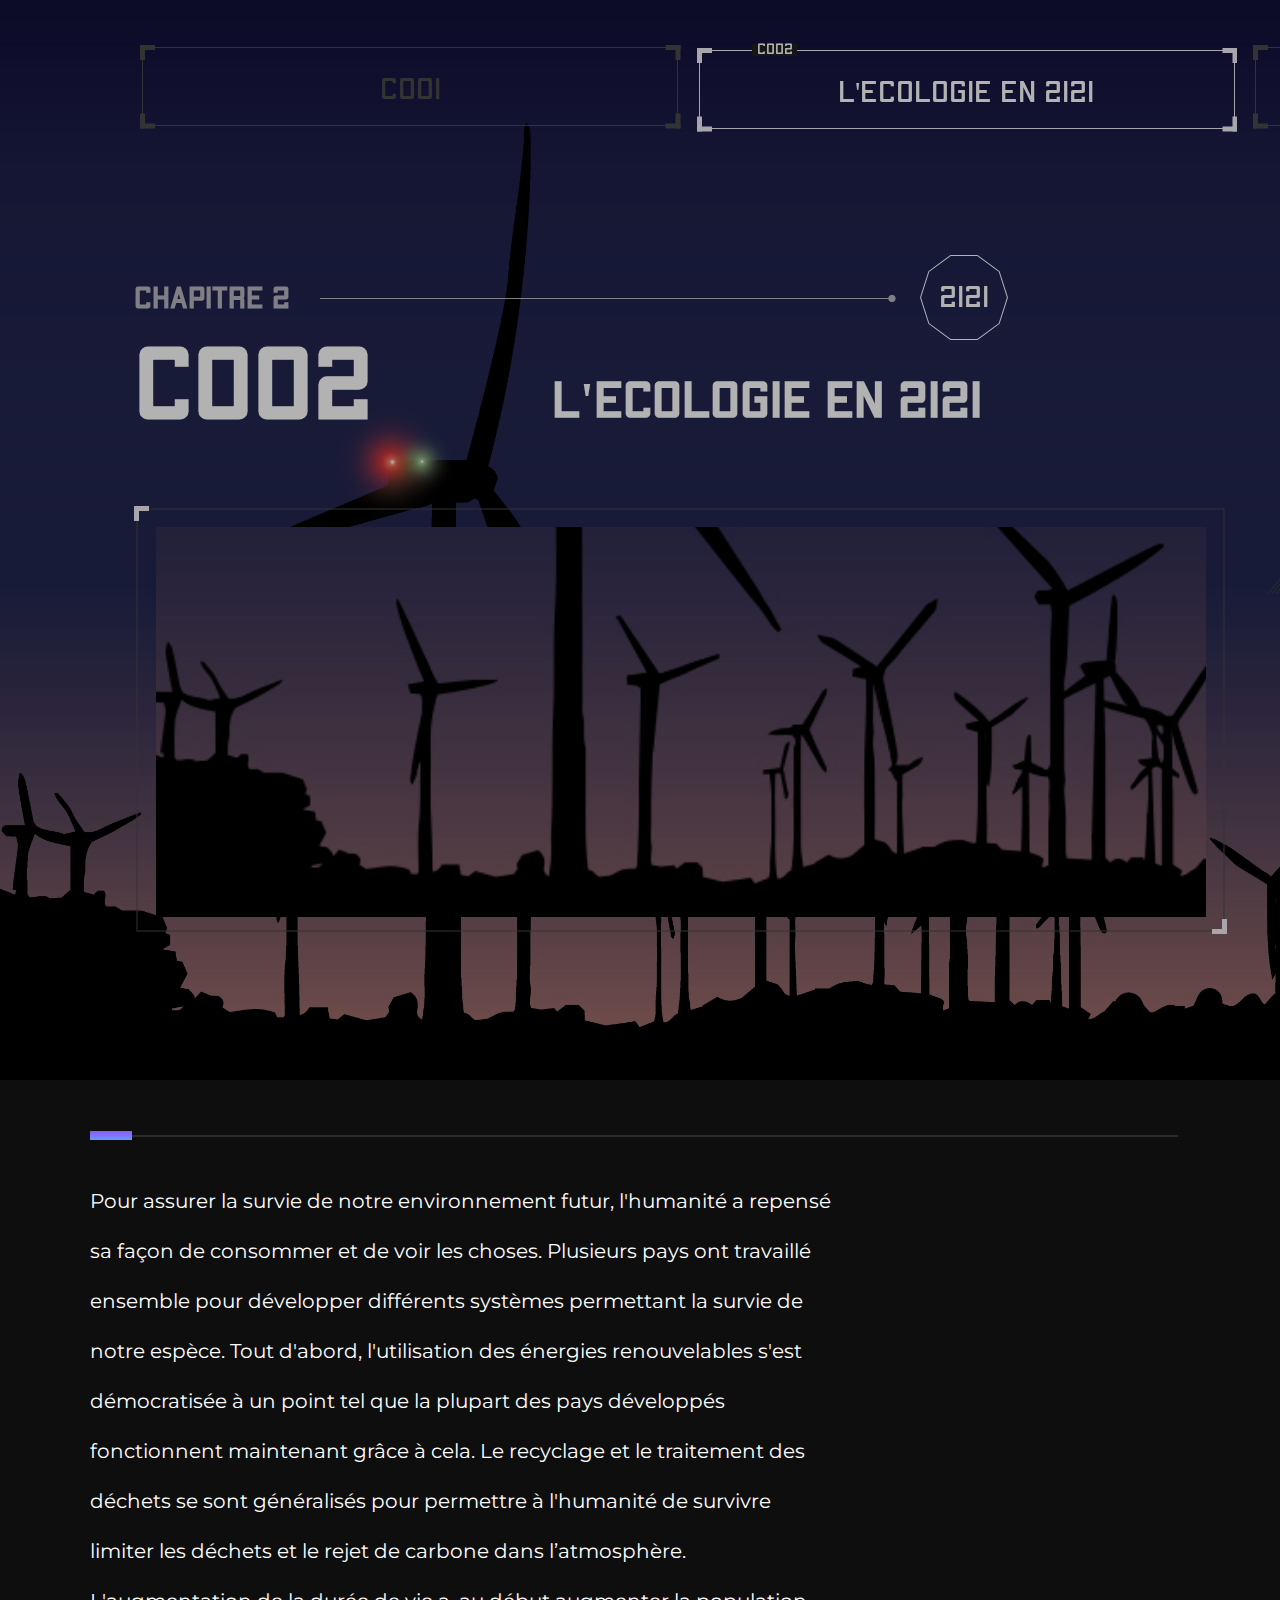
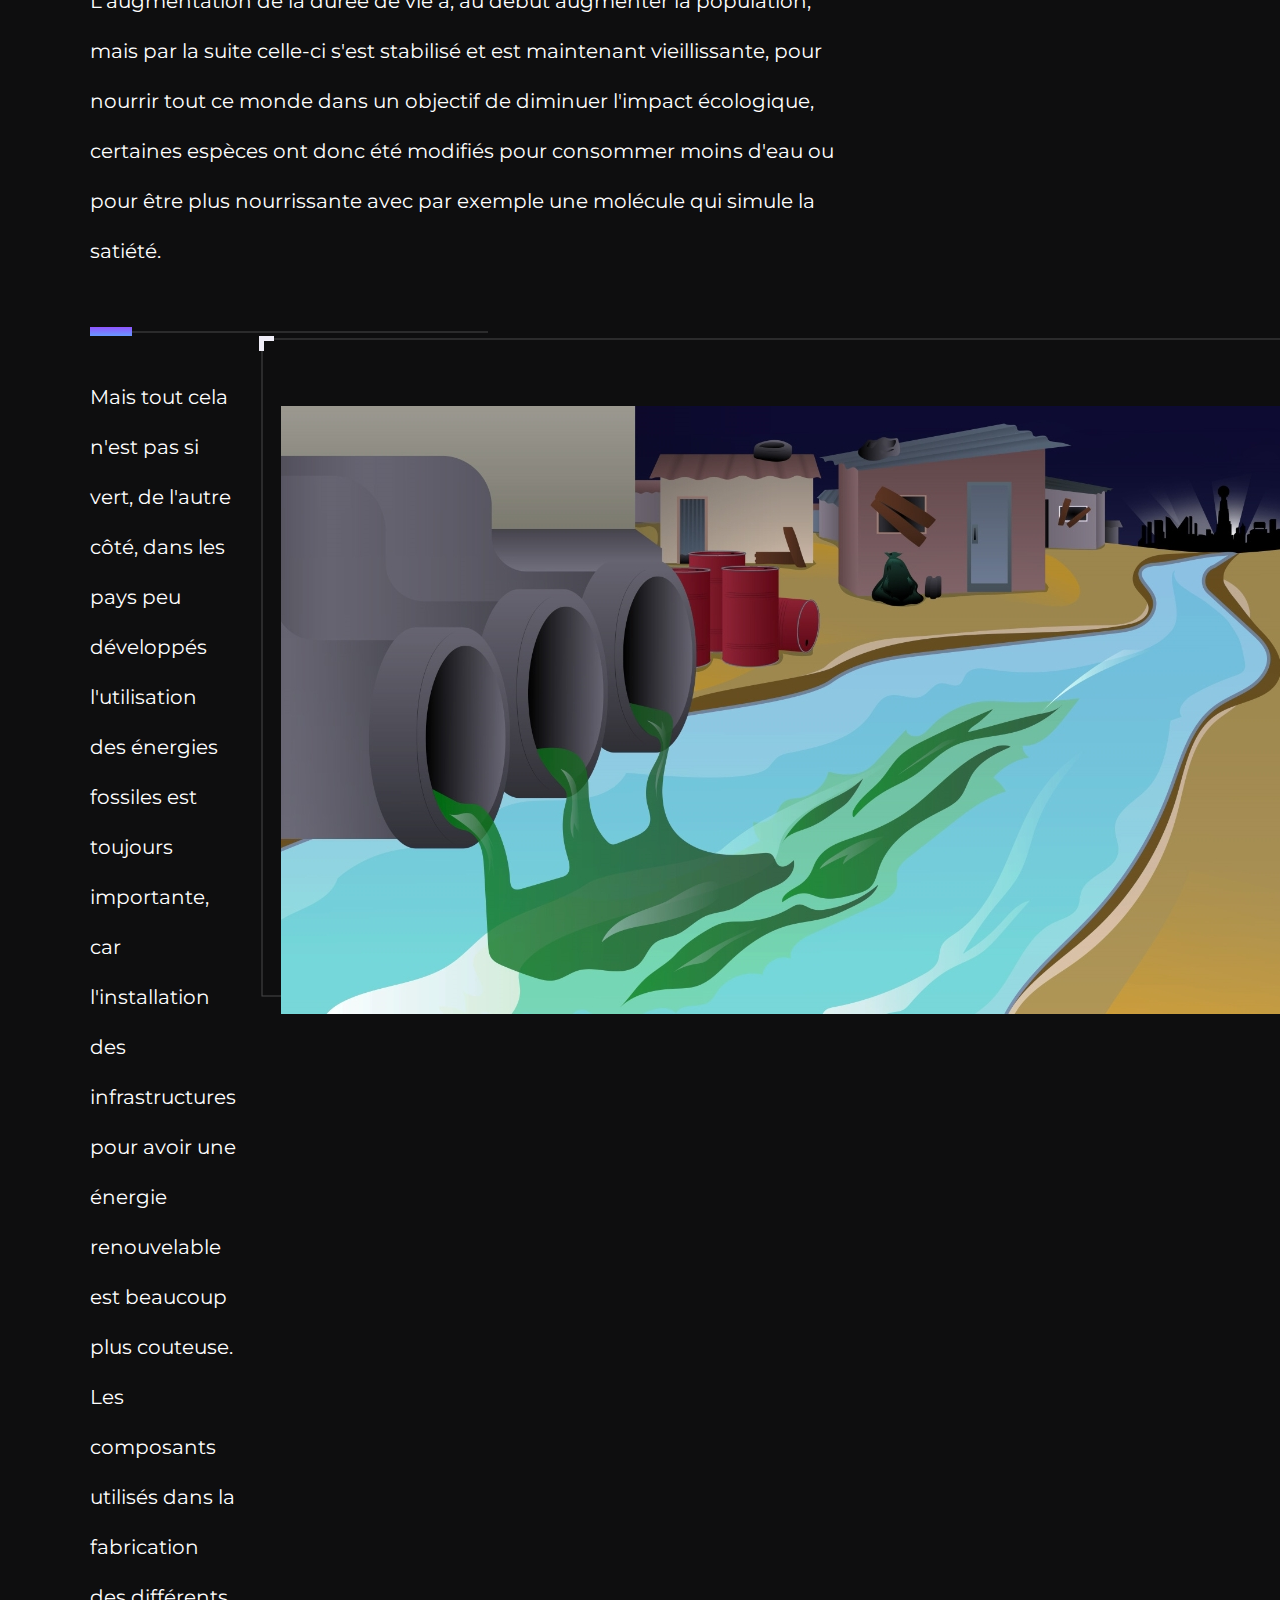
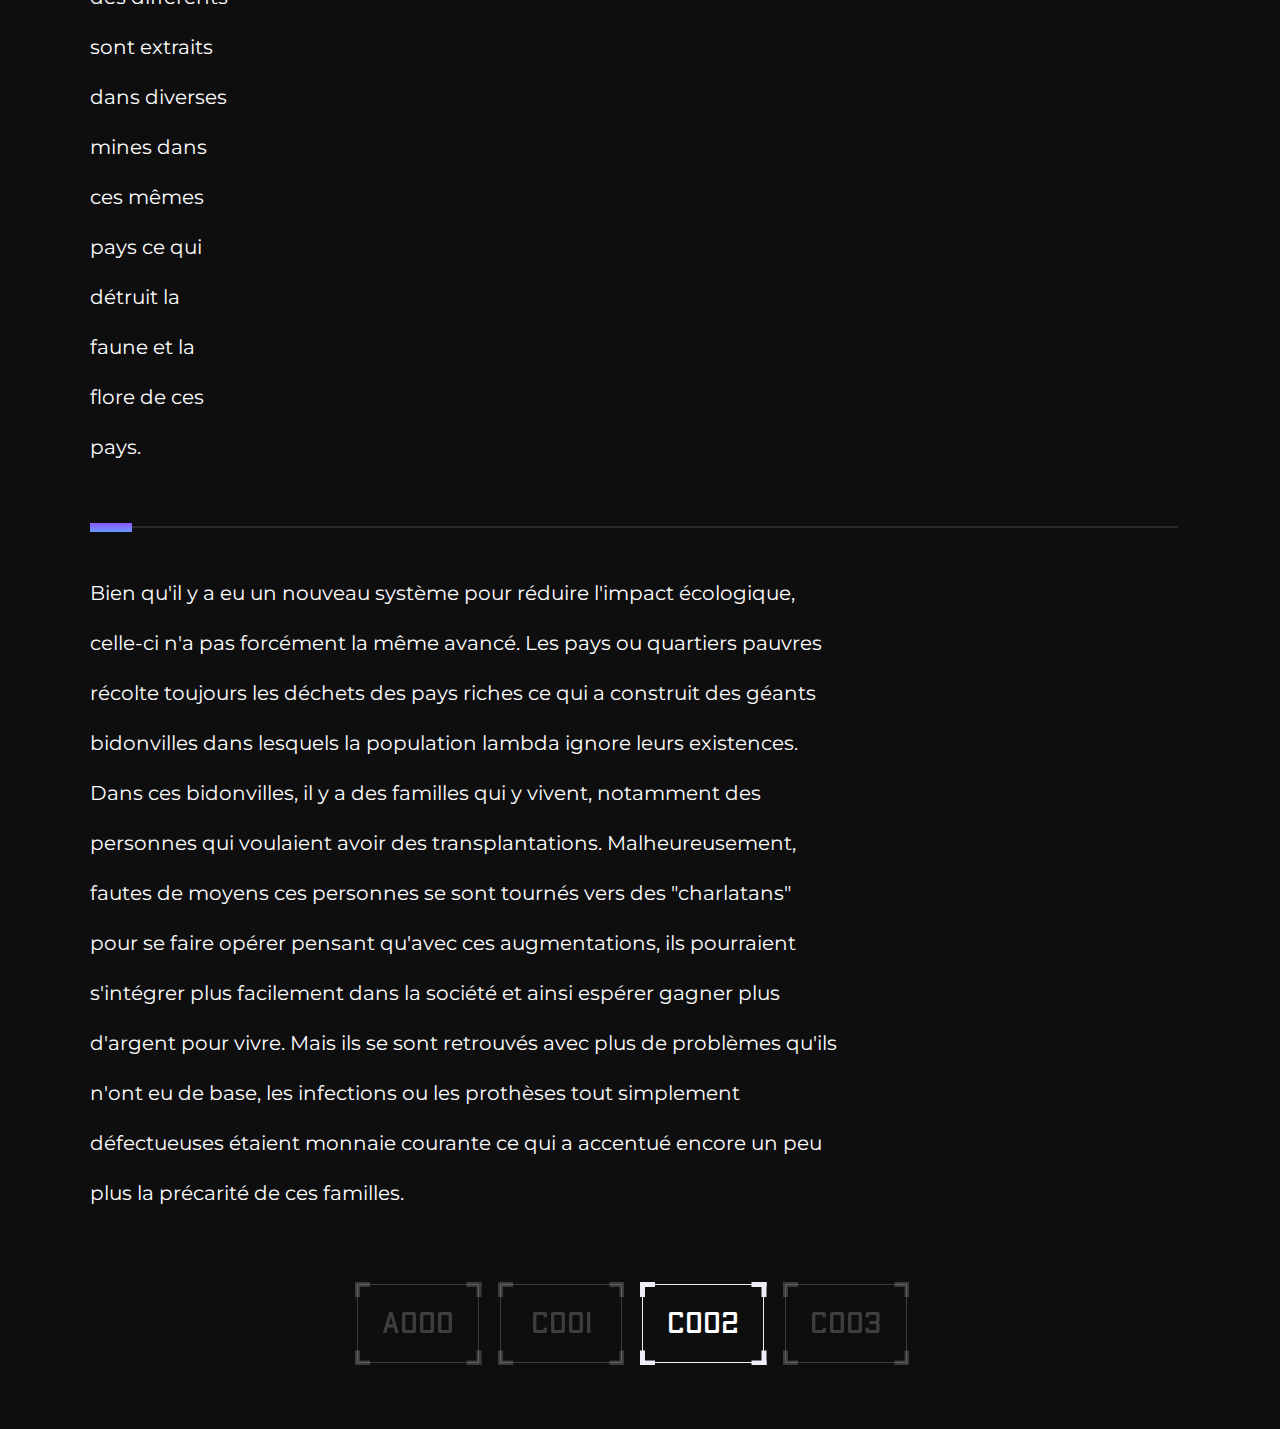
<file: pages/chapitre2.html>
<head>
	<meta charset="UTF-8">
	<meta name="viewport" content="width=device-width, initial-scale=1.0">
	<link rel="stylesheet" href="../css/style.css">
	<link rel="icon" href="" />
	<link rel="preconnect" href="https://fonts.gstatic.com">
	<link href="https://fonts.googleapis.com/css2?family=Montserrat:wght@400;700&display=swap" rel="stylesheet">
	<title>Chapitre 2</title>
</head>

<body>
	<div class="headerChapitre2">
		<header>
			<ul>
				<li>
					<svg xmlns="http://www.w3.org/2000/svg" width="540.5" height="83.5" viewBox="0 0 540.5 83.5" class="ChapitreUnHeader">
						<g id="Menu" transform="translate(2 2)">
						  <g id="Rectangle_18" data-name="Rectangle 18" fill="none" stroke="#49494b" stroke-width="1">
							<rect width="536" height="79" stroke="none"/>
							<rect x="0.5" y="0.5" width="535" height="78" fill="none"/>
						  </g>
						  <g id="Groupe_2" data-name="Groupe 2" transform="translate(0.5 0.5)">
							<line id="Ligne_2" data-name="Ligne 2" x2="10" fill="none" stroke="#49494b" stroke-linecap="square" stroke-width="5"/>
							<line id="Ligne_3" data-name="Ligne 3" y2="10" fill="none" stroke="#49494b" stroke-linecap="square" stroke-width="5"/>
						  </g>
						  <g id="Groupe_5" data-name="Groupe 5" transform="translate(526 0.5)">
							<line id="Ligne_2-2" data-name="Ligne 2" x1="10" fill="none" stroke="#49494b" stroke-linecap="square" stroke-width="5"/>
							<line id="Ligne_3-2" data-name="Ligne 3" y2="10" transform="translate(10)" fill="none" stroke="#49494b" stroke-linecap="square" stroke-width="5"/>
						  </g>
						  <g id="Groupe_3" data-name="Groupe 3" transform="translate(0.5 69)">
							<line id="Ligne_2-3" data-name="Ligne 2" x2="10" transform="translate(0 10)" fill="none" stroke="#49494b" stroke-linecap="square" stroke-width="5"/>
							<line id="Ligne_3-3" data-name="Ligne 3" y1="10" fill="none" stroke="#49494b" stroke-linecap="square" stroke-width="5"/>
						  </g>
						  <g id="Groupe_4" data-name="Groupe 4" transform="translate(526 69)">
							<line id="Ligne_2-4" data-name="Ligne 2" x1="10" transform="translate(0 10)" fill="none" stroke="#49494b" stroke-linecap="square" stroke-width="5"/>
							<line id="Ligne_3-4" data-name="Ligne 3" y1="10" transform="translate(10)" fill="none" stroke="#49494b" stroke-linecap="square" stroke-width="5"/>
						  </g>
						  <a href="../pages/chapitre1.html"><text id="ChapitreUn" transform="translate(238 52)" fill="#49494b" font-size="30" font-family="Apex Regular"><tspan x="0" y="0">C001</tspan></text></a>
						</g>
					  </svg>
					  

				</li>
				<li>
					<svg xmlns="http://www.w3.org/2000/svg" width="540.5" height="89.5" viewBox="0 0 540.5 89.5">
						<g id="Menu" transform="translate(2)">
						  <g id="Rectangle_18" data-name="Rectangle 18" transform="translate(0 8)" fill="none" stroke="#efedf7" stroke-width="1">
							<rect width="536" height="79" stroke="none"/>
							<rect x="0.5" y="0.5" width="535" height="78" fill="none"/>
						  </g>
						  <g id="Groupe_2" data-name="Groupe 2" transform="translate(0.5 8.5)">
							<line id="Ligne_2" data-name="Ligne 2" x2="10" fill="none" stroke="#efedf7" stroke-linecap="square" stroke-width="5"/>
							<line id="Ligne_3" data-name="Ligne 3" y2="10" fill="none" stroke="#efedf7" stroke-linecap="square" stroke-width="5"/>
						  </g>
						  <g id="Groupe_5" data-name="Groupe 5" transform="translate(526 8.5)">
							<line id="Ligne_2-2" data-name="Ligne 2" x1="10" fill="none" stroke="#efedf7" stroke-linecap="square" stroke-width="5"/>
							<line id="Ligne_3-2" data-name="Ligne 3" y2="10" transform="translate(10)" fill="none" stroke="#efedf7" stroke-linecap="square" stroke-width="5"/>
						  </g>
						  <g id="Groupe_3" data-name="Groupe 3" transform="translate(0.5 77)">
							<line id="Ligne_2-3" data-name="Ligne 2" x2="10" transform="translate(0 10)" fill="none" stroke="#efedf7" stroke-linecap="square" stroke-width="5"/>
							<line id="Ligne_3-3" data-name="Ligne 3" y1="10" fill="none" stroke="#efedf7" stroke-linecap="square" stroke-width="5"/>
						  </g>
						  <g id="Groupe_4" data-name="Groupe 4" transform="translate(526 77)">
							<line id="Ligne_2-4" data-name="Ligne 2" x1="10" transform="translate(0 10)" fill="none" stroke="#efedf7" stroke-linecap="square" stroke-width="5"/>
							<line id="Ligne_3-4" data-name="Ligne 3" y1="10" transform="translate(10)" fill="none" stroke="#efedf7" stroke-linecap="square" stroke-width="5"/>
						  </g>
						  <text id="l_Ecologie_en_2121" data-name="l&apos;Ecologie en 2121" transform="translate(139 60)" fill="#fff" font-size="30" font-family="Apex Regular"><tspan x="0" y="0">l</tspan><tspan y="0" font-family="SegoeUI, Segoe UI">&apos;</tspan><tspan y="0">Ecologie en 2121</tspan></text>
						  <rect id="Rectangle_19" data-name="Rectangle 19" width="45" height="12" transform="translate(53 2)" fill="#1f1f1f"/>
						  <text id="c002" transform="translate(58 12)" fill="#fff" font-size="15" font-family="Apex Regular"><tspan x="0" y="0">c002</tspan></text>
						</g>
					  </svg>
					  

				</li>
				<li>
					<svg xmlns="http://www.w3.org/2000/svg" width="540.5" height="83.5" viewBox="0 0 540.5 83.5" class="ChapitreTroisHeader">
						<g id="Menu" transform="translate(2 2)">
						  <g id="Rectangle_18" data-name="Rectangle 18" fill="none" stroke="#49494b" stroke-width="1">
							<rect width="536" height="79" stroke="none"/>
							<rect x="0.5" y="0.5" width="535" height="78" fill="none"/>
						  </g>
						  <g id="Groupe_2" data-name="Groupe 2" transform="translate(0.5 0.5)">
							<line id="Ligne_2" data-name="Ligne 2" x2="10" fill="none" stroke="#49494b" stroke-linecap="square" stroke-width="5"/>
							<line id="Ligne_3" data-name="Ligne 3" y2="10" fill="none" stroke="#49494b" stroke-linecap="square" stroke-width="5"/>
						  </g>
						  <g id="Groupe_5" data-name="Groupe 5" transform="translate(526 0.5)">
							<line id="Ligne_2-2" data-name="Ligne 2" x1="10" fill="none" stroke="#49494b" stroke-linecap="square" stroke-width="5"/>
							<line id="Ligne_3-2" data-name="Ligne 3" y2="10" transform="translate(10)" fill="none" stroke="#49494b" stroke-linecap="square" stroke-width="5"/>
						  </g>
						  <g id="Groupe_3" data-name="Groupe 3" transform="translate(0.5 69)">
							<line id="Ligne_2-3" data-name="Ligne 2" x2="10" transform="translate(0 10)" fill="none" stroke="#49494b" stroke-linecap="square" stroke-width="5"/>
							<line id="Ligne_3-3" data-name="Ligne 3" y1="10" fill="none" stroke="#49494b" stroke-linecap="square" stroke-width="5"/>
						  </g>
						  <g id="Groupe_4" data-name="Groupe 4" transform="translate(526 69)">
							<line id="Ligne_2-4" data-name="Ligne 2" x1="10" transform="translate(0 10)" fill="none" stroke="#49494b" stroke-linecap="square" stroke-width="5"/>
							<line id="Ligne_3-4" data-name="Ligne 3" y1="10" transform="translate(10)" fill="none" stroke="#49494b" stroke-linecap="square" stroke-width="5"/>
						  </g>
						  <a href="../pages/chapitre3.html"><text id="ChapitreTrois" transform="translate(233 48)" fill="#49494b" font-size="30" font-family="Apex Regular"><tspan x="0" y="0">C003</tspan></text></a>
						</g>
					  </svg>
					  
					  
					  


				</li>
			</ul>
		</header>
		<div class="ChapitreLigne">
			<h4>CHAPITRE 2</h4>
			<svg id="Ligne" xmlns="http://www.w3.org/2000/svg" width="575.443" height="7" viewBox="0 0 575.443 7"
				class="ligne3">
				<line id="Ligne_6" data-name="Ligne 6" x1="572.443" transform="translate(0 3.5)" fill="none"
					stroke="#b7b6be" stroke-width="1" />
				<g id="Ellipse_2" data-name="Ellipse 2" transform="translate(568.443)" fill="#b7b6be" stroke="#b7b6be"
					stroke-width="1">
					<circle cx="3.5" cy="3.5" r="3.5" stroke="none" />
					<circle cx="3.5" cy="3.5" r="3" fill="none" />
				</g>
			</svg>

			<svg xmlns="http://www.w3.org/2000/svg" width="88" height="85" viewBox="0 0 88 85" class="icone">
				<g id="Groupe_22" data-name="Groupe 22" transform="translate(-916 -47)">
					<g id="Composant_4_4" data-name="Composant 4 – 4" transform="translate(916 47)">
						<g id="Polygone_1" data-name="Polygone 1" fill="none">
							<path
								d="M57.6,0l22,16.234L88,42.5,79.6,68.766,57.6,85H30.4L8.4,68.766,0,42.5,8.4,16.234,30.4,0Z"
								stroke="none" />
							<path
								d="M 30.73225784301758 1 L 9.257164001464844 16.84622955322266 L 1.0499267578125 42.5 L 9.257164001464844 68.15376281738281 L 30.73225784301758 84 L 57.26773071289063 84 L 78.74282073974609 68.15376281738281 L 86.9500732421875 42.5 L 78.74282073974609 16.84622955322266 L 57.26773071289063 1 L 30.73225784301758 1 M 30.40324783325195 0 L 57.59674072265625 0 L 79.59674072265625 16.23355102539063 L 88 42.5 L 79.59674072265625 68.76643371582031 L 57.59674072265625 85 L 30.40324783325195 85 L 8.403244018554688 68.76643371582031 L 0 42.5 L 8.403244018554688 16.23355102539063 L 30.40324783325195 0 Z"
								stroke="none" fill="#fff" />
						</g>
					</g>
					<text id="_2121" data-name="2121" transform="translate(935 99)" fill="#fff" font-size="30"
						font-family="Apex Regular">
						<tspan x="0" y="0">2121</tspan>
					</text>
				</g>
			</svg>


		</div>
		<div class="Titrage">
			<h2>C002</h2>
			<h3>l'Ecologie en 2121</h3>
		</div>
		<div class="imageBackground">
			<div class="image">
				<svg xmlns="http://www.w3.org/2000/svg" width="1093" height="428" viewBox="0 0 1093 428">
					<g id="Groupe_17" data-name="Groupe 17" transform="translate(-137.5 -558.5)">
						<g id="Rectangle_21" data-name="Rectangle 21" transform="translate(140 561)" fill="none"
							stroke="#49494b" stroke-width="1">
							<rect width="1088" height="423" stroke="none" />
							<rect x="0.5" y="0.5" width="1087" height="422" fill="none" />
						</g>
						<g id="Composant_5_6" data-name="Composant 5 – 6" transform="translate(140 561)">
							<line id="Ligne_2" data-name="Ligne 2" x2="10" fill="none" stroke="#efedf7"
								stroke-linecap="square" stroke-width="5" />
							<line id="Ligne_3" data-name="Ligne 3" y2="10" fill="none" stroke="#efedf7"
								stroke-linecap="square" stroke-width="5" />
						</g>
						<g id="Composant_5_7" data-name="Composant 5 – 7" transform="translate(1228 984) rotate(180)">
							<line id="Ligne_2-2" data-name="Ligne 2" x2="10" fill="none" stroke="#efedf7"
								stroke-linecap="square" stroke-width="5" />
							<line id="Ligne_3-2" data-name="Ligne 3" y2="10" fill="none" stroke="#efedf7"
								stroke-linecap="square" stroke-width="5" />
						</g>
					</g>
				</svg>

				<img class="eoliennepetite" src="../assets/images/eoliennepetite.jpg" alt="Eolienne">
			</div>
			<div class="texte">
				<svg xmlns="http://www.w3.org/2000/svg" width="245.761" height="34.649" viewBox="0 0 245.761 34.649"
					class="polygone2">
					<g id="Groupe_7" data-name="Groupe 7" transform="translate(-119.12 -252.176)">
						<line id="Ligne_7" data-name="Ligne 7" y1="34" x2="29" transform="translate(119.5 252.5)"
							fill="none" stroke="#49494b" stroke-width="1" />
						<line id="Ligne_7-2" data-name="Ligne 7" y1="34" x2="29" transform="translate(123.5 252.5)"
							fill="none" stroke="#49494b" stroke-width="1" />
						<line id="Ligne_7-3" data-name="Ligne 7" y1="34" x2="29" transform="translate(127.5 252.5)"
							fill="none" stroke="#49494b" stroke-width="1" />
						<line id="Ligne_7-4" data-name="Ligne 7" y1="34" x2="29" transform="translate(131.5 252.5)"
							fill="none" stroke="#49494b" stroke-width="1" />
						<line id="Ligne_7-5" data-name="Ligne 7" y1="34" x2="29" transform="translate(135.5 252.5)"
							fill="none" stroke="#49494b" stroke-width="1" />
						<line id="Ligne_7-6" data-name="Ligne 7" y1="34" x2="29" transform="translate(139.5 252.5)"
							fill="none" stroke="#49494b" stroke-width="1" />
						<line id="Ligne_7-7" data-name="Ligne 7" y1="34" x2="29" transform="translate(143.5 252.5)"
							fill="none" stroke="#49494b" stroke-width="1" />
						<line id="Ligne_7-8" data-name="Ligne 7" y1="34" x2="29" transform="translate(147.5 252.5)"
							fill="none" stroke="#49494b" stroke-width="1" />
						<line id="Ligne_7-9" data-name="Ligne 7" y1="34" x2="29" transform="translate(151.5 252.5)"
							fill="none" stroke="#49494b" stroke-width="1" />
						<line id="Ligne_7-10" data-name="Ligne 7" y1="34" x2="29" transform="translate(155.5 252.5)"
							fill="none" stroke="#49494b" stroke-width="1" />
						<line id="Ligne_7-11" data-name="Ligne 7" y1="34" x2="29" transform="translate(159.5 252.5)"
							fill="none" stroke="#49494b" stroke-width="1" />
						<line id="Ligne_7-12" data-name="Ligne 7" y1="34" x2="29" transform="translate(163.5 252.5)"
							fill="none" stroke="#49494b" stroke-width="1" />
						<line id="Ligne_7-13" data-name="Ligne 7" y1="34" x2="29" transform="translate(167.5 252.5)"
							fill="none" stroke="#49494b" stroke-width="1" />
						<line id="Ligne_7-14" data-name="Ligne 7" y1="34" x2="29" transform="translate(171.5 252.5)"
							fill="none" stroke="#49494b" stroke-width="1" />
						<line id="Ligne_7-15" data-name="Ligne 7" y1="34" x2="29" transform="translate(175.5 252.5)"
							fill="none" stroke="#49494b" stroke-width="1" />
						<line id="Ligne_7-16" data-name="Ligne 7" y1="34" x2="29" transform="translate(179.5 252.5)"
							fill="none" stroke="#49494b" stroke-width="1" />
						<line id="Ligne_7-17" data-name="Ligne 7" y1="34" x2="29" transform="translate(183.5 252.5)"
							fill="none" stroke="#49494b" stroke-width="1" />
						<line id="Ligne_7-18" data-name="Ligne 7" y1="34" x2="29" transform="translate(187.5 252.5)"
							fill="none" stroke="#49494b" stroke-width="1" />
						<line id="Ligne_7-19" data-name="Ligne 7" y1="34" x2="29" transform="translate(191.5 252.5)"
							fill="none" stroke="#49494b" stroke-width="1" />
						<line id="Ligne_7-20" data-name="Ligne 7" y1="34" x2="29" transform="translate(195.5 252.5)"
							fill="none" stroke="#49494b" stroke-width="1" />
						<line id="Ligne_7-21" data-name="Ligne 7" y1="34" x2="29" transform="translate(199.5 252.5)"
							fill="none" stroke="#49494b" stroke-width="1" />
						<line id="Ligne_7-22" data-name="Ligne 7" y1="34" x2="29" transform="translate(203.5 252.5)"
							fill="none" stroke="#49494b" stroke-width="1" />
						<line id="Ligne_7-23" data-name="Ligne 7" y1="34" x2="29" transform="translate(207.5 252.5)"
							fill="none" stroke="#49494b" stroke-width="1" />
						<line id="Ligne_7-24" data-name="Ligne 7" y1="34" x2="29" transform="translate(211.5 252.5)"
							fill="none" stroke="#49494b" stroke-width="1" />
						<line id="Ligne_7-25" data-name="Ligne 7" y1="34" x2="29" transform="translate(215.5 252.5)"
							fill="none" stroke="#49494b" stroke-width="1" />
						<line id="Ligne_7-26" data-name="Ligne 7" y1="34" x2="29" transform="translate(219.5 252.5)"
							fill="none" stroke="#49494b" stroke-width="1" />
						<line id="Ligne_7-27" data-name="Ligne 7" y1="34" x2="29" transform="translate(223.5 252.5)"
							fill="none" stroke="#49494b" stroke-width="1" />
						<line id="Ligne_7-28" data-name="Ligne 7" y1="34" x2="29" transform="translate(227.5 252.5)"
							fill="none" stroke="#49494b" stroke-width="1" />
						<line id="Ligne_7-29" data-name="Ligne 7" y1="34" x2="29" transform="translate(231.5 252.5)"
							fill="none" stroke="#49494b" stroke-width="1" />
						<line id="Ligne_7-30" data-name="Ligne 7" y1="34" x2="29" transform="translate(235.5 252.5)"
							fill="none" stroke="#49494b" stroke-width="1" />
						<line id="Ligne_7-31" data-name="Ligne 7" y1="34" x2="29" transform="translate(239.5 252.5)"
							fill="none" stroke="#49494b" stroke-width="1" />
						<line id="Ligne_7-32" data-name="Ligne 7" y1="34" x2="29" transform="translate(243.5 252.5)"
							fill="none" stroke="#49494b" stroke-width="1" />
						<line id="Ligne_7-33" data-name="Ligne 7" y1="34" x2="29" transform="translate(247.5 252.5)"
							fill="none" stroke="#49494b" stroke-width="1" />
						<line id="Ligne_7-34" data-name="Ligne 7" y1="34" x2="29" transform="translate(251.5 252.5)"
							fill="none" stroke="#49494b" stroke-width="1" />
						<line id="Ligne_7-35" data-name="Ligne 7" y1="34" x2="29" transform="translate(255.5 252.5)"
							fill="none" stroke="#49494b" stroke-width="1" />
						<line id="Ligne_7-36" data-name="Ligne 7" y1="34" x2="29" transform="translate(259.5 252.5)"
							fill="none" stroke="#49494b" stroke-width="1" />
						<line id="Ligne_7-37" data-name="Ligne 7" y1="34" x2="29" transform="translate(263.5 252.5)"
							fill="none" stroke="#49494b" stroke-width="1" />
						<line id="Ligne_7-38" data-name="Ligne 7" y1="34" x2="29" transform="translate(267.5 252.5)"
							fill="none" stroke="#49494b" stroke-width="1" />
						<line id="Ligne_7-39" data-name="Ligne 7" y1="34" x2="29" transform="translate(271.5 252.5)"
							fill="none" stroke="#49494b" stroke-width="1" />
						<line id="Ligne_7-40" data-name="Ligne 7" y1="34" x2="29" transform="translate(275.5 252.5)"
							fill="none" stroke="#49494b" stroke-width="1" />
						<line id="Ligne_7-41" data-name="Ligne 7" y1="34" x2="29" transform="translate(279.5 252.5)"
							fill="none" stroke="#49494b" stroke-width="1" />
						<line id="Ligne_7-42" data-name="Ligne 7" y1="34" x2="29" transform="translate(283.5 252.5)"
							fill="none" stroke="#49494b" stroke-width="1" />
						<line id="Ligne_7-43" data-name="Ligne 7" y1="34" x2="29" transform="translate(287.5 252.5)"
							fill="none" stroke="#49494b" stroke-width="1" />
						<line id="Ligne_7-44" data-name="Ligne 7" y1="34" x2="29" transform="translate(291.5 252.5)"
							fill="none" stroke="#49494b" stroke-width="1" />
						<line id="Ligne_7-45" data-name="Ligne 7" y1="34" x2="29" transform="translate(295.5 252.5)"
							fill="none" stroke="#49494b" stroke-width="1" />
						<line id="Ligne_7-46" data-name="Ligne 7" y1="34" x2="29" transform="translate(299.5 252.5)"
							fill="none" stroke="#49494b" stroke-width="1" />
						<line id="Ligne_7-47" data-name="Ligne 7" y1="34" x2="29" transform="translate(303.5 252.5)"
							fill="none" stroke="#49494b" stroke-width="1" />
						<line id="Ligne_7-48" data-name="Ligne 7" y1="34" x2="29" transform="translate(307.5 252.5)"
							fill="none" stroke="#49494b" stroke-width="1" />
						<line id="Ligne_7-49" data-name="Ligne 7" y1="34" x2="29" transform="translate(311.5 252.5)"
							fill="none" stroke="#49494b" stroke-width="1" />
						<line id="Ligne_7-50" data-name="Ligne 7" y1="34" x2="29" transform="translate(315.5 252.5)"
							fill="none" stroke="#49494b" stroke-width="1" />
						<line id="Ligne_7-51" data-name="Ligne 7" y1="34" x2="29" transform="translate(319.5 252.5)"
							fill="none" stroke="#49494b" stroke-width="1" />
						<line id="Ligne_7-52" data-name="Ligne 7" y1="34" x2="29" transform="translate(323.5 252.5)"
							fill="none" stroke="#49494b" stroke-width="1" />
						<line id="Ligne_7-53" data-name="Ligne 7" y1="34" x2="29" transform="translate(327.5 252.5)"
							fill="none" stroke="#49494b" stroke-width="1" />
						<line id="Ligne_7-54" data-name="Ligne 7" y1="34" x2="29" transform="translate(331.5 252.5)"
							fill="none" stroke="#49494b" stroke-width="1" />
						<line id="Ligne_7-55" data-name="Ligne 7" y1="34" x2="29" transform="translate(335.5 252.5)"
							fill="none" stroke="#49494b" stroke-width="1" />
						<g id="Polygone_2" data-name="Polygone 2" transform="translate(190.5 261.5) rotate(90)"
							fill="none">
							<path d="M8.5,0,17,14H0Z" stroke="none" />
							<path
								d="M 8.5 1.92686939239502 L 1.77702808380127 13 L 15.22297191619873 13 L 8.5 1.92686939239502 M 8.5 0 L 17 14 L 0 14 L 8.5 0 Z"
								stroke="none" fill="#fff" />
						</g>
					</g>
				</svg>
				<p>Le transhumanisme a aussi eu un impact écologique, avec l'augmentation de la durée de vie s'est posé
					inévitablement la question de la transition écologique.</p>
			</div>

		</div>
	</div>
	<section class="SectionTexte">
		<div class="Texte1">
		
			<svg id="Groupe_19" data-name="Groupe 19" xmlns="http://www.w3.org/2000/svg"
				xmlns:xlink="http://www.w3.org/1999/xlink" width="1088" height="9" viewBox="0 0 1088 9">
				<defs>
					<linearGradient id="linear-gradient" x1="0.5" x2="0.5" y2="1" gradientUnits="objectBoundingBox">
						<stop offset="0" stop-color="#9055ff" />
						<stop offset="1" stop-color="#69f" />
					</linearGradient>
				</defs>
				<line id="Ligne_12" data-name="Ligne 12" x2="1088" transform="translate(0 5)" fill="none"
					stroke="#49494b" stroke-width="1" />
				<rect id="Rectangle_23" data-name="Rectangle 23" width="42" height="9" fill="url(#linear-gradient)" />
			</svg>
			<p> Pour assurer la survie de notre environnement futur, l'humanité a repensé sa façon de consommer et de
				voir les choses. Plusieurs pays ont travaillé ensemble pour développer différents systèmes permettant la
				survie de notre espèce. Tout d'abord, l'utilisation des énergies renouvelables s'est démocratisée à un
				point tel que la plupart des pays développés fonctionnent maintenant grâce à cela. Le recyclage et le
				traitement des déchets se sont généralisés pour permettre à l'humanité de survivre limiter les déchets
				et le rejet de carbone dans l’atmosphère. L'augmentation de la durée de vie a, au début augmenter la
				population, mais par la suite celle-ci s'est stabilisé et est maintenant vieillissante, pour nourrir
				tout ce monde dans un objectif de diminuer l'impact écologique, certaines espèces ont donc été modifiés
				pour consommer moins d'eau ou pour être plus nourrissante avec par exemple une molécule qui simule la
				satiété.</p>
		</div>
		<div class="Texte2">
			<svg id="Groupe_8" data-name="Groupe 8" xmlns="http://www.w3.org/2000/svg"
				xmlns:xlink="http://www.w3.org/1999/xlink" width="398" height="9" viewBox="0 0 398 9">
				<defs>
					<linearGradient id="linear-gradient" x1="0.5" x2="0.5" y2="1" gradientUnits="objectBoundingBox">
						<stop offset="0" stop-color="#9055ff" />
						<stop offset="1" stop-color="#69f" />
					</linearGradient>
				</defs>
				<line id="Ligne_12" data-name="Ligne 12" x2="398" transform="translate(0 5)" fill="none"
					stroke="#49494b" stroke-width="1" />
				<rect id="Rectangle_23" data-name="Rectangle 23" width="42" height="9" fill="url(#linear-gradient)" />
			</svg>
			<div class="box">
				<p>Mais tout cela n'est pas si vert, de l'autre côté, dans les pays peu développés l'utilisation des
					énergies fossiles est toujours importante, car l'installation des infrastructures pour avoir une
					énergie renouvelable est beaucoup plus couteuse. Les composants utilisés dans la fabrication des
					différents sont extraits dans diverses mines dans ces mêmes pays ce qui détruit la faune et la flore
					de ces pays.</p>
					<div class="imageEgout">
				<svg xmlns="http://www.w3.org/2000/svg" width="1093" height="663" viewBox="0 0 1093 663">
					<g id="Groupe_23" data-name="Groupe 23" transform="translate(-689.5 -1777.5)">
						<g id="Rectangle_20" data-name="Rectangle 20" transform="translate(692 1780)" fill="none"
							stroke="#49494b" stroke-width="1">
							<rect width="1088" height="658" stroke="none" />
							<rect x="0.5" y="0.5" width="1087" height="657" fill="none" />
						</g>
						<g id="Composant_5_8" data-name="Composant 5 – 8" transform="translate(692 1780)">
							<line id="Ligne_2" data-name="Ligne 2" x2="10" transform="translate(0 0)" fill="none"
								stroke="#efedf7" stroke-linecap="square" stroke-width="5" />
							<line id="Ligne_3" data-name="Ligne 3" y2="10" transform="translate(0 0)" fill="none"
								stroke="#efedf7" stroke-linecap="square" stroke-width="5" />
						</g>
						<g id="Composant_5_10" data-name="Composant 5 – 10"
							transform="translate(1780 2438) rotate(180)">
							<line id="Ligne_2-2" data-name="Ligne 2" x2="10" fill="none" stroke="#efedf7"
								stroke-linecap="square" stroke-width="5" />
							<line id="Ligne_3-2" data-name="Ligne 3" y2="10" fill="none" stroke="#efedf7"
								stroke-linecap="square" stroke-width="5" />
						</g>
					</g>
				</svg>
				<img class="Egout" src="../assets/images/Pollution-1.jpg" alt="Polution">
				</div>
			</div>
		</div>
		<div class="Texte3">
			<svg id="Groupe_9" data-name="Groupe 9" xmlns="http://www.w3.org/2000/svg"
				xmlns:xlink="http://www.w3.org/1999/xlink" width="1088" height="9" viewBox="0 0 1088 9">
				<defs>
					<linearGradient id="linear-gradient" x1="0.5" x2="0.5" y2="1" gradientUnits="objectBoundingBox">
						<stop offset="0" stop-color="#9055ff" />
						<stop offset="1" stop-color="#69f" />
					</linearGradient>
				</defs>
				<line id="Ligne_12" data-name="Ligne 12" x2="1088" transform="translate(0 4)" fill="none"
					stroke="#49494b" stroke-width="1" />
				<rect id="Rectangle_24" data-name="Rectangle 24" width="42" height="9" fill="url(#linear-gradient)" />
			</svg>
			<p>Bien qu'il y a eu un nouveau système pour réduire l'impact écologique, celle-ci n'a pas forcément la même
				avancé. Les pays ou quartiers pauvres récolte toujours les déchets des pays riches ce qui a construit
				des géants bidonvilles dans lesquels la population lambda ignore leurs existences. Dans ces bidonvilles,
				il y a des familles qui y vivent, notamment des personnes qui voulaient avoir des transplantations.
				Malheureusement, fautes de moyens ces personnes se sont tournés vers des "charlatans" pour se faire
				opérer pensant qu'avec ces augmentations, ils pourraient s'intégrer plus facilement dans la société et
				ainsi espérer gagner plus d'argent pour vivre. Mais ils se sont retrouvés avec plus de problèmes qu'ils
				n'ont eu de base, les infections ou les prothèses tout simplement défectueuses étaient monnaie courante
				ce qui a accentué encore un peu plus la précarité de ces familles.</p>
		</div>
	</section>
	<footer>
		<ul>
			<li><svg xmlns="http://www.w3.org/2000/svg" width="126.5" height="83.5" viewBox="0 0 126.5 83.5" class="Accueil">
				<g id="Menu" transform="translate(2 2)">
				  <a href="../index.html"><text id="Accueil2" transform="translate(25 49)" fill="#fff" font-size="30" font-family="Apex Regular" opacity="0.2"><tspan x="0" y="0" >A000</tspan></text></a>
				  <g id="Rectangle_18" data-name="Rectangle 18" fill="none" stroke="#efedf7" stroke-width="1" opacity="0.2">
					<rect width="122" height="79" stroke="none"/>
					<rect x="0.5" y="0.5" width="121" height="78" fill="none"/>
				  </g>
				  <g id="Groupe_2" data-name="Groupe 2" transform="translate(0.5 0.5)" opacity="0.2">
					<line id="Ligne_2" data-name="Ligne 2" x2="10" fill="none" stroke="#efedf7" stroke-linecap="square" stroke-width="5"/>
					<line id="Ligne_3" data-name="Ligne 3" y2="10" fill="none" stroke="#efedf7" stroke-linecap="square" stroke-width="5"/>
				  </g>
				  <g id="Groupe_5" data-name="Groupe 5" transform="translate(112 0.5)" opacity="0.2">
					<line id="Ligne_2-2" data-name="Ligne 2" x1="10" fill="none" stroke="#efedf7" stroke-linecap="square" stroke-width="5"/>
					<line id="Ligne_3-2" data-name="Ligne 3" y2="10" transform="translate(10)" fill="none" stroke="#efedf7" stroke-linecap="square" stroke-width="5"/>
				  </g>
				  <g id="Groupe_3" data-name="Groupe 3" transform="translate(0.5 69)" opacity="0.2">
					<line id="Ligne_2-3" data-name="Ligne 2" x2="10" transform="translate(0 10)" fill="none" stroke="#efedf7" stroke-linecap="square" stroke-width="5"/>
					<line id="Ligne_3-3" data-name="Ligne 3" y1="10" fill="none" stroke="#efedf7" stroke-linecap="square" stroke-width="5"/>
				  </g>
				  <g id="Groupe_4" data-name="Groupe 4" transform="translate(112 69)" opacity="0.2">
					<line id="Ligne_2-4" data-name="Ligne 2" x1="10" transform="translate(0 10)" fill="none" stroke="#efedf7" stroke-linecap="square" stroke-width="5"/>
					<line id="Ligne_3-4" data-name="Ligne 3" y1="10" transform="translate(10)" fill="none" stroke="#efedf7" stroke-linecap="square" stroke-width="5"/>
				  </g>
				</g>
			  </svg>
			  
			  


			</li>
			<li><svg xmlns="http://www.w3.org/2000/svg" width="126.5" height="83.5" viewBox="0 0 126.5 83.5"class="ChapitreUn">
				<g id="Menu" transform="translate(2 2)">
				  <a href="../pages/chapitre1.html"><text id="ChapitreUn" transform="translate(31 49)" fill="#fff" font-size="30" font-family="Apex Regular" opacity="0.2"><tspan x="0" y="0">C001</tspan></text></a>
				  <g id="Rectangle_18" data-name="Rectangle 18" fill="none" stroke="#efedf7" stroke-width="1" opacity="0.2">
					<rect width="122" height="79" stroke="none"/>
					<rect x="0.5" y="0.5" width="121" height="78" fill="none"/>
				  </g>
				  <g id="Groupe_2" data-name="Groupe 2" transform="translate(0.5 0.5)" opacity="0.2">
					<line id="Ligne_2" data-name="Ligne 2" x2="10" fill="none" stroke="#efedf7" stroke-linecap="square" stroke-width="5"/>
					<line id="Ligne_3" data-name="Ligne 3" y2="10" fill="none" stroke="#efedf7" stroke-linecap="square" stroke-width="5"/>
				  </g>
				  <g id="Groupe_5" data-name="Groupe 5" transform="translate(112 0.5)" opacity="0.2">
					<line id="Ligne_2-2" data-name="Ligne 2" x1="10" fill="none" stroke="#efedf7" stroke-linecap="square" stroke-width="5"/>
					<line id="Ligne_3-2" data-name="Ligne 3" y2="10" transform="translate(10)" fill="none" stroke="#efedf7" stroke-linecap="square" stroke-width="5"/>
				  </g>
				  <g id="Groupe_3" data-name="Groupe 3" transform="translate(0.5 69)" opacity="0.2">
					<line id="Ligne_2-3" data-name="Ligne 2" x2="10" transform="translate(0 10)" fill="none" stroke="#efedf7" stroke-linecap="square" stroke-width="5"/>
					<line id="Ligne_3-3" data-name="Ligne 3" y1="10" fill="none" stroke="#efedf7" stroke-linecap="square" stroke-width="5"/>
				  </g>
				  <g id="Groupe_4" data-name="Groupe 4" transform="translate(112 69)" opacity="0.2">
					<line id="Ligne_2-4" data-name="Ligne 2" x1="10" transform="translate(0 10)" fill="none" stroke="#efedf7" stroke-linecap="square" stroke-width="5"/>
					<line id="Ligne_3-4" data-name="Ligne 3" y1="10" transform="translate(10)" fill="none" stroke="#efedf7" stroke-linecap="square" stroke-width="5"/>
				  </g>
				</g>
			  </svg>
			  
			  
			  
			</li>
			<li><svg xmlns="http://www.w3.org/2000/svg" width="126.5" height="83.5" viewBox="0 0 126.5 83.5">
				<g id="Menu" transform="translate(2 2)">
				  <g id="Rectangle_18" data-name="Rectangle 18" fill="none" stroke="#efedf7" stroke-width="1">
					<rect width="122" height="79" stroke="none"/>
					<rect x="0.5" y="0.5" width="121" height="78" fill="none"/>
				  </g>
				  <g id="Groupe_2" data-name="Groupe 2" transform="translate(0.5 0.5)">
					<line id="Ligne_2" data-name="Ligne 2" x2="10" fill="none" stroke="#efedf7" stroke-linecap="square" stroke-width="5"/>
					<line id="Ligne_3" data-name="Ligne 3" y2="10" fill="none" stroke="#efedf7" stroke-linecap="square" stroke-width="5"/>
				  </g>
				  <g id="Groupe_5" data-name="Groupe 5" transform="translate(112 0.5)">
					<line id="Ligne_2-2" data-name="Ligne 2" x1="10" fill="none" stroke="#efedf7" stroke-linecap="square" stroke-width="5"/>
					<line id="Ligne_3-2" data-name="Ligne 3" y2="10" transform="translate(10)" fill="none" stroke="#efedf7" stroke-linecap="square" stroke-width="5"/>
				  </g>
				  <g id="Groupe_3" data-name="Groupe 3" transform="translate(0.5 69)">
					<line id="Ligne_2-3" data-name="Ligne 2" x2="10" transform="translate(0 10)" fill="none" stroke="#efedf7" stroke-linecap="square" stroke-width="5"/>
					<line id="Ligne_3-3" data-name="Ligne 3" y1="10" fill="none" stroke="#efedf7" stroke-linecap="square" stroke-width="5"/>
				  </g>
				  <g id="Groupe_4" data-name="Groupe 4" transform="translate(112 69)">
					<line id="Ligne_2-4" data-name="Ligne 2" x1="10" transform="translate(0 10)" fill="none" stroke="#efedf7" stroke-linecap="square" stroke-width="5"/>
					<line id="Ligne_3-4" data-name="Ligne 3" y1="10" transform="translate(10)" fill="none" stroke="#efedf7" stroke-linecap="square" stroke-width="5"/>
				  </g>
				  <a href="../pages/chapitre2.html"><text id="ChapitreDeux" transform="translate(25 49)" fill="#fff" font-size="30" font-family="Apex Regular"><tspan x="0" y="0">C002</tspan></text></a>
				</g>
			  </svg>
			  
			  
			  


				</li>
			<li><svg xmlns="http://www.w3.org/2000/svg" width="126.5" height="83.5" viewBox="0 0 126.5 83.5" class="ChapitreTrois">
				<g id="Menu" transform="translate(2 2)">
				  <a href="../pages/chapitre3.html"><text id="ChapitreTrois" transform="translate(25 49)" fill="#fff" font-size="30" font-family="Apex Regular" opacity="0.2"><tspan x="0" y="0">C003</tspan></text></a>
				  <g id="Rectangle_18" data-name="Rectangle 18" fill="none" stroke="#efedf7" stroke-width="1" opacity="0.2">
					<rect width="122" height="79" stroke="none"/>
					<rect x="0.5" y="0.5" width="121" height="78" fill="none"/>
				  </g>
				  <g id="Groupe_2" data-name="Groupe 2" transform="translate(0.5 0.5)" opacity="0.2">
					<line id="Ligne_2" data-name="Ligne 2" x2="10" fill="none" stroke="#efedf7" stroke-linecap="square" stroke-width="5"/>
					<line id="Ligne_3" data-name="Ligne 3" y2="10" fill="none" stroke="#efedf7" stroke-linecap="square" stroke-width="5"/>
				  </g>
				  <g id="Groupe_5" data-name="Groupe 5" transform="translate(112 0.5)" opacity="0.2">
					<line id="Ligne_2-2" data-name="Ligne 2" x1="10" fill="none" stroke="#efedf7" stroke-linecap="square" stroke-width="5"/>
					<line id="Ligne_3-2" data-name="Ligne 3" y2="10" transform="translate(10)" fill="none" stroke="#efedf7" stroke-linecap="square" stroke-width="5"/>
				  </g>
				  <g id="Groupe_3" data-name="Groupe 3" transform="translate(0.5 69)" opacity="0.2">
					<line id="Ligne_2-3" data-name="Ligne 2" x2="10" transform="translate(0 10)" fill="none" stroke="#efedf7" stroke-linecap="square" stroke-width="5"/>
					<line id="Ligne_3-3" data-name="Ligne 3" y1="10" fill="none" stroke="#efedf7" stroke-linecap="square" stroke-width="5"/>
				  </g>
				  <g id="Groupe_4" data-name="Groupe 4" transform="translate(112 69)" opacity="0.2">
					<line id="Ligne_2-4" data-name="Ligne 2" x1="10" transform="translate(0 10)" fill="none" stroke="#efedf7" stroke-linecap="square" stroke-width="5"/>
					<line id="Ligne_3-4" data-name="Ligne 3" y1="10" transform="translate(10)" fill="none" stroke="#efedf7" stroke-linecap="square" stroke-width="5"/>
				  </g>
				</g>
			  </svg>
								  
			</li>
		</ul>
	</footer>
	</body>
</file>
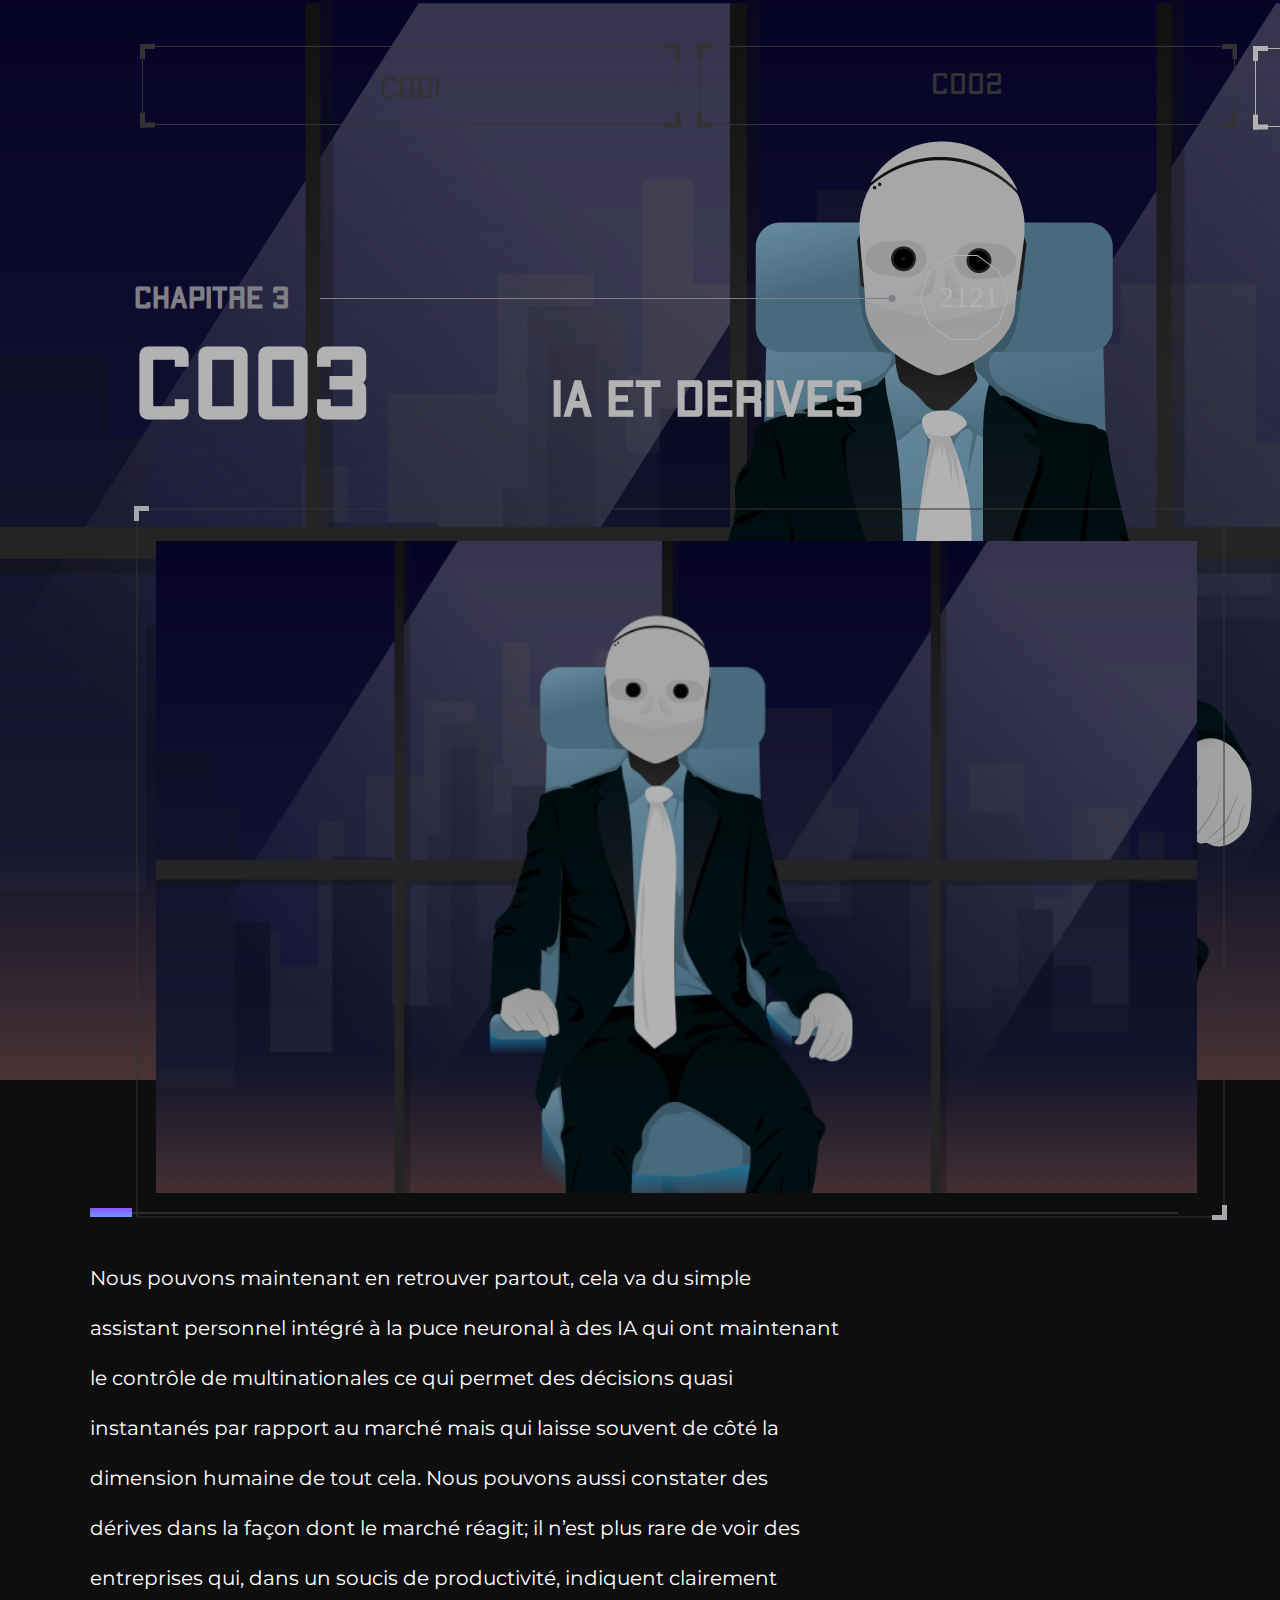
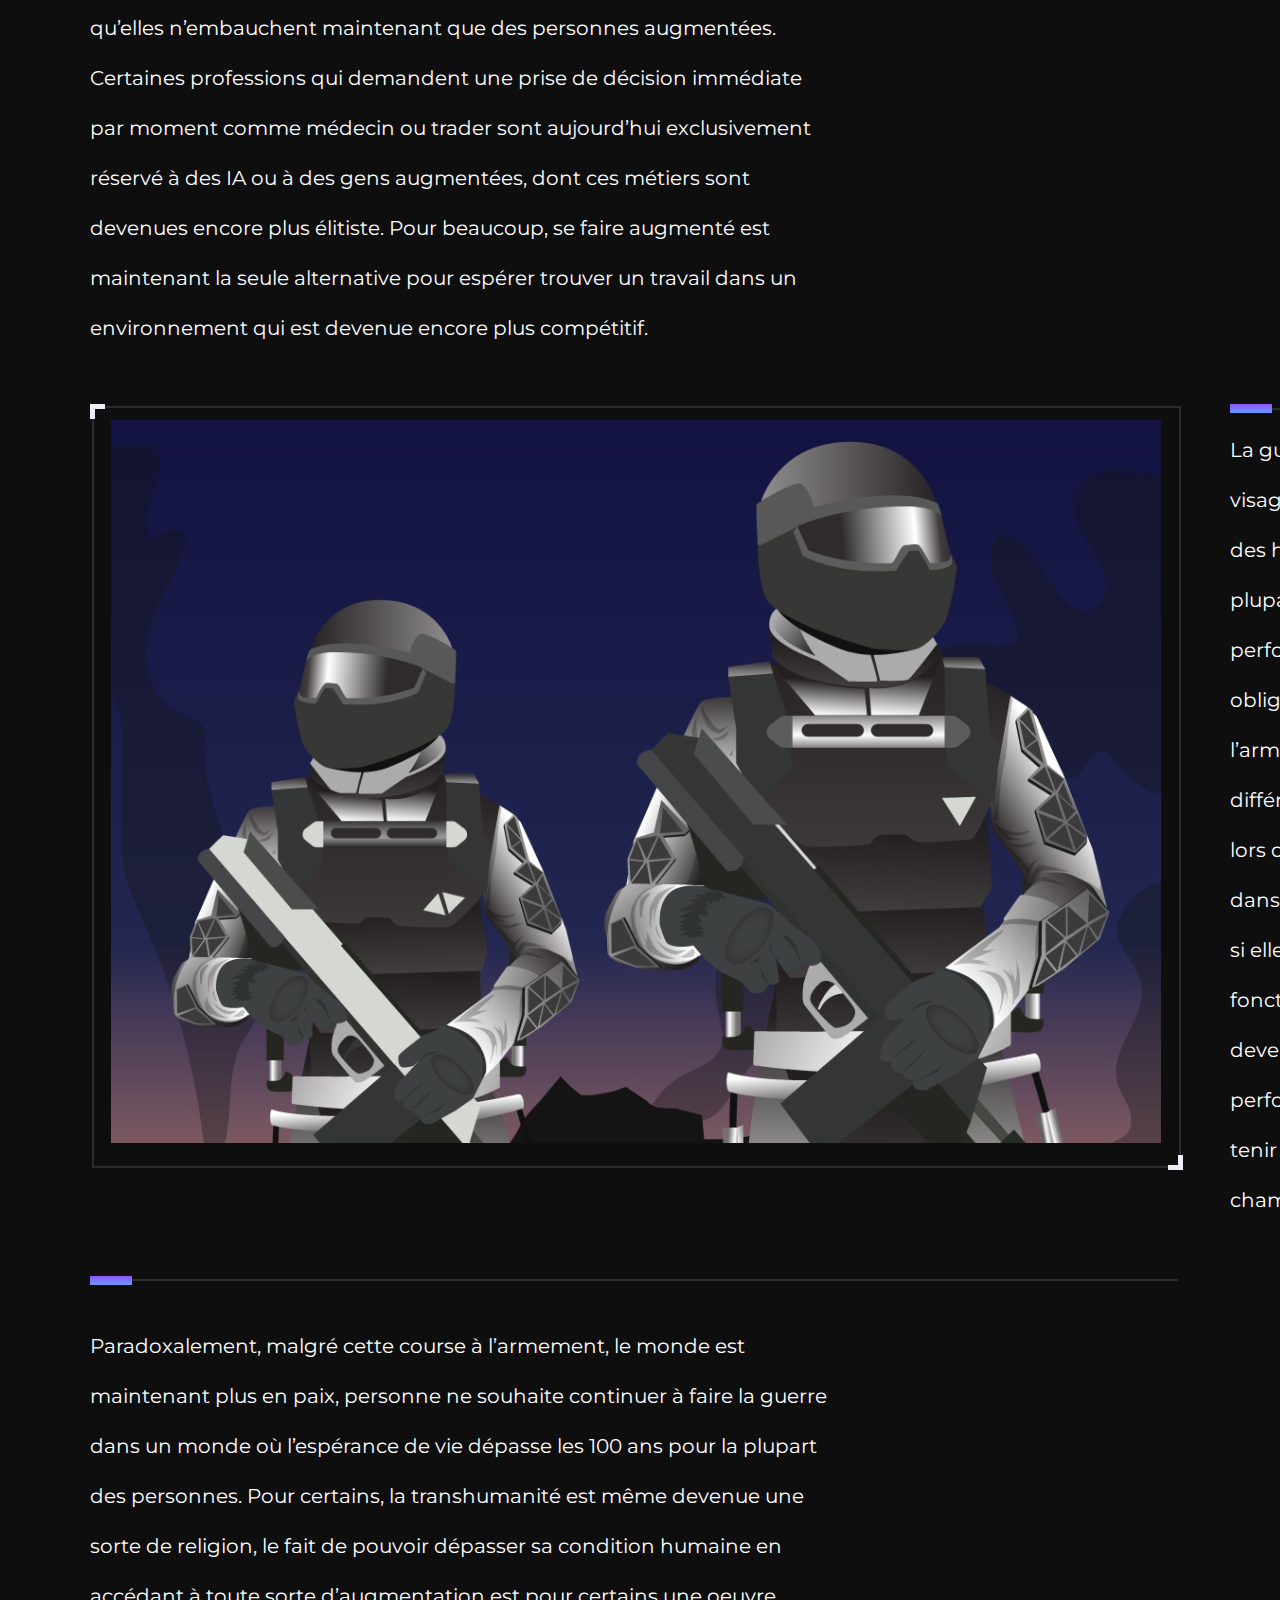
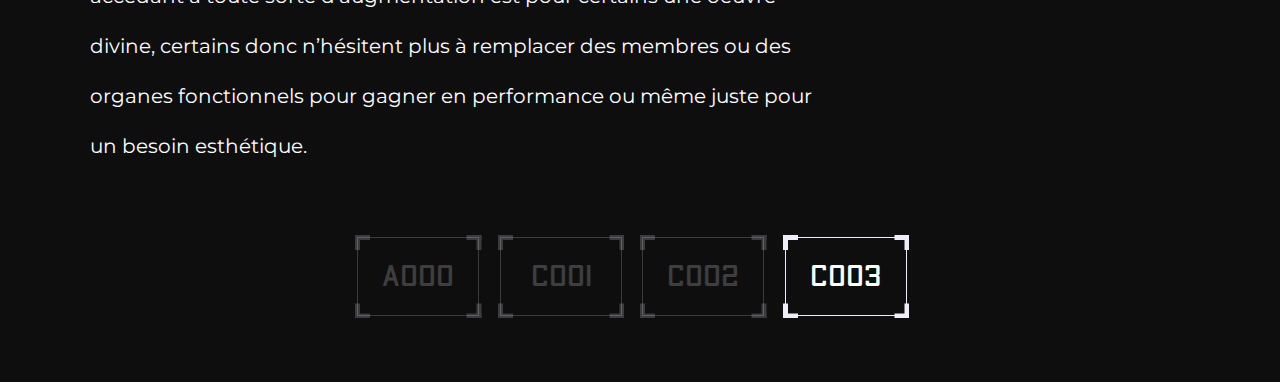
<file: pages/chapitre3.html>
<head>
	<meta charset="UTF-8">
	<meta name="viewport" content="width=device-width, initial-scale=1.0">
	<link rel="stylesheet" href="../css/style.css">
	<link rel="icon" href="" />
	<link rel="preconnect" href="https://fonts.gstatic.com">
	<link href="https://fonts.googleapis.com/css2?family=Montserrat:wght@400;700&display=swap" rel="stylesheet">
	<title>Chapitre 3</title>
</head>

<body>
	<div class="headerChapitre3">
		<header>
			<ul>
				<li>
					<svg xmlns="http://www.w3.org/2000/svg" width="540.5" height="83.5" viewBox="0 0 540.5 83.5" class="ChapitreUnHeader">
						<g id="Menu" transform="translate(2 2)">
						  <g id="Rectangle_18" data-name="Rectangle 18" fill="none" stroke="#49494b" stroke-width="1">
							<rect width="536" height="79" stroke="none"/>
							<rect x="0.5" y="0.5" width="535" height="78" fill="none"/>
						  </g>
						  <g id="Groupe_2" data-name="Groupe 2" transform="translate(0.5 0.5)">
							<line id="Ligne_2" data-name="Ligne 2" x2="10" fill="none" stroke="#49494b" stroke-linecap="square" stroke-width="5"/>
							<line id="Ligne_3" data-name="Ligne 3" y2="10" fill="none" stroke="#49494b" stroke-linecap="square" stroke-width="5"/>
						  </g>
						  <g id="Groupe_5" data-name="Groupe 5" transform="translate(526 0.5)">
							<line id="Ligne_2-2" data-name="Ligne 2" x1="10" fill="none" stroke="#49494b" stroke-linecap="square" stroke-width="5"/>
							<line id="Ligne_3-2" data-name="Ligne 3" y2="10" transform="translate(10)" fill="none" stroke="#49494b" stroke-linecap="square" stroke-width="5"/>
						  </g>
						  <g id="Groupe_3" data-name="Groupe 3" transform="translate(0.5 69)">
							<line id="Ligne_2-3" data-name="Ligne 2" x2="10" transform="translate(0 10)" fill="none" stroke="#49494b" stroke-linecap="square" stroke-width="5"/>
							<line id="Ligne_3-3" data-name="Ligne 3" y1="10" fill="none" stroke="#49494b" stroke-linecap="square" stroke-width="5"/>
						  </g>
						  <g id="Groupe_4" data-name="Groupe 4" transform="translate(526 69)">
							<line id="Ligne_2-4" data-name="Ligne 2" x1="10" transform="translate(0 10)" fill="none" stroke="#49494b" stroke-linecap="square" stroke-width="5"/>
							<line id="Ligne_3-4" data-name="Ligne 3" y1="10" transform="translate(10)" fill="none" stroke="#49494b" stroke-linecap="square" stroke-width="5"/>
						  </g>
						  <a href="../pages/chapitre1.html"><text id="ChapitreUn" transform="translate(238 52)" fill="#49494b" font-size="30" font-family="Apex Regular"><tspan x="0" y="0">C001</tspan></text></a>
						</g>
					  </svg>
					  

				</li>
				<li>
					<svg xmlns="http://www.w3.org/2000/svg" width="540.5" height="83.5" viewBox="0 0 540.5 83.5" class="ChapitreDeuxHeader">
						<g id="Menu" transform="translate(2 2)">
							<a href="../pages/chapitre2.html"><text id="ChapitreDeux" transform="translate(232 48)" fill="#49494b" font-size="30"
								font-family="Apex Regular">
								<tspan x="0" y="0">c002</tspan>
							</text></a>
							<g id="Rectangle_18" data-name="Rectangle 18" fill="none" stroke="#49494b" stroke-width="1">
								<rect width="536" height="79" stroke="none" />
								<rect x="0.5" y="0.5" width="535" height="78" fill="none" />
							</g>
							<g id="Groupe_2" data-name="Groupe 2" transform="translate(0.5 0.5)">
								<line id="Ligne_2" data-name="Ligne 2" x2="10" fill="none" stroke="#49494b"
									stroke-linecap="square" stroke-width="5" />
								<line id="Ligne_3" data-name="Ligne 3" y2="10" fill="none" stroke="#49494b"
									stroke-linecap="square" stroke-width="5" />
							</g>
							<g id="Groupe_5" data-name="Groupe 5" transform="translate(526 0.5)">
								<line id="Ligne_2-2" data-name="Ligne 2" x1="10" fill="none" stroke="#49494b"
									stroke-linecap="square" stroke-width="5" />
								<line id="Ligne_3-2" data-name="Ligne 3" y2="10" transform="translate(10)" fill="none"
									stroke="#49494b" stroke-linecap="square" stroke-width="5" />
							</g>
							<g id="Groupe_3" data-name="Groupe 3" transform="translate(0.5 69)">
								<line id="Ligne_2-3" data-name="Ligne 2" x2="10" transform="translate(0 10)" fill="none"
									stroke="#49494b" stroke-linecap="square" stroke-width="5" />
								<line id="Ligne_3-3" data-name="Ligne 3" y1="10" fill="none" stroke="#49494b"
									stroke-linecap="square" stroke-width="5" />
							</g>
							<g id="Groupe_4" data-name="Groupe 4" transform="translate(526 69)">
								<line id="Ligne_2-4" data-name="Ligne 2" x1="10" transform="translate(0 10)" fill="none"
									stroke="#49494b" stroke-linecap="square" stroke-width="5" />
								<line id="Ligne_3-4" data-name="Ligne 3" y1="10" transform="translate(10)" fill="none"
									stroke="#49494b" stroke-linecap="square" stroke-width="5" />
							</g>
						</g>
					</svg>

				</li>
				<li>
					<svg xmlns="http://www.w3.org/2000/svg" width="540.5" height="87.5" viewBox="0 0 540.5 87.5">
						<g id="Groupe_26" data-name="Groupe 26" transform="translate(-1243 -36)">
						  <g id="Menu" transform="translate(1245 42)">
							<g id="Rectangle_18" data-name="Rectangle 18" fill="none" stroke="#fff" stroke-width="1">
							  <rect width="536" height="79" stroke="none"/>
							  <rect x="0.5" y="0.5" width="535" height="78" fill="none"/>
							</g>
							<g id="Groupe_2" data-name="Groupe 2" transform="translate(0.5 0.5)">
							  <line id="Ligne_2" data-name="Ligne 2" x2="10" fill="none" stroke="#fff" stroke-linecap="square" stroke-width="5"/>
							  <line id="Ligne_3" data-name="Ligne 3" y2="10" fill="none" stroke="#fff" stroke-linecap="square" stroke-width="5"/>
							</g>
							<g id="Groupe_5" data-name="Groupe 5" transform="translate(526 0.5)">
							  <line id="Ligne_2-2" data-name="Ligne 2" x1="10" fill="none" stroke="#fff" stroke-linecap="square" stroke-width="5"/>
							  <line id="Ligne_3-2" data-name="Ligne 3" y2="10" transform="translate(10)" fill="none" stroke="#fff" stroke-linecap="square" stroke-width="5"/>
							</g>
							<g id="Groupe_3" data-name="Groupe 3" transform="translate(0.5 69)">
							  <line id="Ligne_2-3" data-name="Ligne 2" x2="10" transform="translate(0 10)" fill="none" stroke="#fff" stroke-linecap="square" stroke-width="5"/>
							  <line id="Ligne_3-3" data-name="Ligne 3" y1="10" fill="none" stroke="#fff" stroke-linecap="square" stroke-width="5"/>
							</g>
							<g id="Groupe_4" data-name="Groupe 4" transform="translate(526 69)">
							  <line id="Ligne_2-4" data-name="Ligne 2" x1="10" transform="translate(0 10)" fill="none" stroke="#fff" stroke-linecap="square" stroke-width="5"/>
							  <line id="Ligne_3-4" data-name="Ligne 3" y1="10" transform="translate(10)" fill="none" stroke="#fff" stroke-linecap="square" stroke-width="5"/>
							</g>
							<text id="IA_et_dErives" data-name="IA et dErives" transform="translate(173 48)" fill="#fff" font-size="30" font-family="Apex Regular"><tspan x="0" y="0">IA et dErives</tspan></text>
						  </g>
						  <g id="Groupe_25" data-name="Groupe 25">
							<rect id="Rectangle_28" data-name="Rectangle 28" width="43" height="12" transform="translate(1295 37)" fill="#0e0e0f"/>
							<text id="C003" transform="translate(1299 48)" fill="#fff" font-size="15" font-family="Apex Regular"><tspan x="0" y="0">C003</tspan></text>
						  </g>
						</g>
					  </svg>
					  
					  
					  


				</li>
			</ul>
		</header>
		<div class="ChapitreLigne">
			<h4>CHAPITRE 3</h4>
			<svg id="Ligne" xmlns="http://www.w3.org/2000/svg" width="575.443" height="7" viewBox="0 0 575.443 7"
				class="ligne3">
				<line id="Ligne_6" data-name="Ligne 6" x1="572.443" transform="translate(0 3.5)" fill="none"
					stroke="#b7b6be" stroke-width="1" />
				<g id="Ellipse_2" data-name="Ellipse 2" transform="translate(568.443)" fill="#b7b6be" stroke="#b7b6be"
					stroke-width="1">
					<circle cx="3.5" cy="3.5" r="3.5" stroke="none" />
					<circle cx="3.5" cy="3.5" r="3" fill="none" />
				</g>
			</svg>

			<svg xmlns="http://www.w3.org/2000/svg" width="88" height="85" viewBox="0 0 88 85" class="icone">
				<g id="Groupe_22" data-name="Groupe 22" transform="translate(-916 -47)">
					<g id="Composant_4_4" data-name="Composant 4 – 4" transform="translate(916 47)">
						<g id="Polygone_1" data-name="Polygone 1" fill="none">
							<path
								d="M57.6,0l22,16.234L88,42.5,79.6,68.766,57.6,85H30.4L8.4,68.766,0,42.5,8.4,16.234,30.4,0Z"
								stroke="none" />
							<path
								d="M 30.73225784301758 1 L 9.257164001464844 16.84622955322266 L 1.0499267578125 42.5 L 9.257164001464844 68.15376281738281 L 30.73225784301758 84 L 57.26773071289063 84 L 78.74282073974609 68.15376281738281 L 86.9500732421875 42.5 L 78.74282073974609 16.84622955322266 L 57.26773071289063 1 L 30.73225784301758 1 M 30.40324783325195 0 L 57.59674072265625 0 L 79.59674072265625 16.23355102539063 L 88 42.5 L 79.59674072265625 68.76643371582031 L 57.59674072265625 85 L 30.40324783325195 85 L 8.403244018554688 68.76643371582031 L 0 42.5 L 8.403244018554688 16.23355102539063 L 30.40324783325195 0 Z"
								stroke="none" fill="#fff" />
						</g>
					</g>
					<text id="_2121" data-name="2121" transform="translate(935 99)" fill="#fff" font-size="30"
						font-family="ApexMk2-Regular, Apex Mk2">
						<tspan x="0" y="0">2121</tspan>
					</text>
				</g>
			</svg>


		</div>
		<div class="Titrage">
			<h2>C003</h2>
			<h3>IA et derives</h3>
		</div>
		<div class="imageBackground">
			<div class="image">
				<svg xmlns="http://www.w3.org/2000/svg" width="1093" height="714" viewBox="0 0 1093 714">
					<g id="Groupe_12" data-name="Groupe 12" transform="translate(-137.5 -558.5)">
						<g id="Rectangle_21" data-name="Rectangle 21" transform="translate(140 561)" fill="none"
							stroke="#49494b" stroke-width="1">
							<rect width="1088" height="709" stroke="none" />
							<rect x="0.5" y="0.5" width="1087" height="708" fill="none" />
						</g>
						<g id="Composant_5_13" data-name="Composant 5 – 13" transform="translate(140 561)">
							<line id="Ligne_2" data-name="Ligne 2" x2="10" fill="none" stroke="#efedf7"
								stroke-linecap="square" stroke-width="5" />
							<line id="Ligne_3" data-name="Ligne 3" y2="10" fill="none" stroke="#efedf7"
								stroke-linecap="square" stroke-width="5" />
						</g>
						<g id="Composant_5_14" data-name="Composant 5 – 14"
							transform="translate(1228 1270) rotate(180)">
							<line id="Ligne_2-2" data-name="Ligne 2" x2="10" fill="none" stroke="#efedf7"
								stroke-linecap="square" stroke-width="5" />
							<line id="Ligne_3-2" data-name="Ligne 3" y2="10" fill="none" stroke="#efedf7"
								stroke-linecap="square" stroke-width="5" />
						</g>
					</g>
				</svg>



				<img class="robot" src="../assets/images/robot.jpg" alt="robot">
			</div>
			<div class="texte">
				<svg xmlns="http://www.w3.org/2000/svg" width="245.761" height="34.649" viewBox="0 0 245.761 34.649"
					class="polygone3">
					<g id="Groupe_7" data-name="Groupe 7" transform="translate(-119.12 -252.176)">
						<line id="Ligne_7" data-name="Ligne 7" y1="34" x2="29" transform="translate(119.5 252.5)"
							fill="none" stroke="#49494b" stroke-width="1" />
						<line id="Ligne_7-2" data-name="Ligne 7" y1="34" x2="29" transform="translate(123.5 252.5)"
							fill="none" stroke="#49494b" stroke-width="1" />
						<line id="Ligne_7-3" data-name="Ligne 7" y1="34" x2="29" transform="translate(127.5 252.5)"
							fill="none" stroke="#49494b" stroke-width="1" />
						<line id="Ligne_7-4" data-name="Ligne 7" y1="34" x2="29" transform="translate(131.5 252.5)"
							fill="none" stroke="#49494b" stroke-width="1" />
						<line id="Ligne_7-5" data-name="Ligne 7" y1="34" x2="29" transform="translate(135.5 252.5)"
							fill="none" stroke="#49494b" stroke-width="1" />
						<line id="Ligne_7-6" data-name="Ligne 7" y1="34" x2="29" transform="translate(139.5 252.5)"
							fill="none" stroke="#49494b" stroke-width="1" />
						<line id="Ligne_7-7" data-name="Ligne 7" y1="34" x2="29" transform="translate(143.5 252.5)"
							fill="none" stroke="#49494b" stroke-width="1" />
						<line id="Ligne_7-8" data-name="Ligne 7" y1="34" x2="29" transform="translate(147.5 252.5)"
							fill="none" stroke="#49494b" stroke-width="1" />
						<line id="Ligne_7-9" data-name="Ligne 7" y1="34" x2="29" transform="translate(151.5 252.5)"
							fill="none" stroke="#49494b" stroke-width="1" />
						<line id="Ligne_7-10" data-name="Ligne 7" y1="34" x2="29" transform="translate(155.5 252.5)"
							fill="none" stroke="#49494b" stroke-width="1" />
						<line id="Ligne_7-11" data-name="Ligne 7" y1="34" x2="29" transform="translate(159.5 252.5)"
							fill="none" stroke="#49494b" stroke-width="1" />
						<line id="Ligne_7-12" data-name="Ligne 7" y1="34" x2="29" transform="translate(163.5 252.5)"
							fill="none" stroke="#49494b" stroke-width="1" />
						<line id="Ligne_7-13" data-name="Ligne 7" y1="34" x2="29" transform="translate(167.5 252.5)"
							fill="none" stroke="#49494b" stroke-width="1" />
						<line id="Ligne_7-14" data-name="Ligne 7" y1="34" x2="29" transform="translate(171.5 252.5)"
							fill="none" stroke="#49494b" stroke-width="1" />
						<line id="Ligne_7-15" data-name="Ligne 7" y1="34" x2="29" transform="translate(175.5 252.5)"
							fill="none" stroke="#49494b" stroke-width="1" />
						<line id="Ligne_7-16" data-name="Ligne 7" y1="34" x2="29" transform="translate(179.5 252.5)"
							fill="none" stroke="#49494b" stroke-width="1" />
						<line id="Ligne_7-17" data-name="Ligne 7" y1="34" x2="29" transform="translate(183.5 252.5)"
							fill="none" stroke="#49494b" stroke-width="1" />
						<line id="Ligne_7-18" data-name="Ligne 7" y1="34" x2="29" transform="translate(187.5 252.5)"
							fill="none" stroke="#49494b" stroke-width="1" />
						<line id="Ligne_7-19" data-name="Ligne 7" y1="34" x2="29" transform="translate(191.5 252.5)"
							fill="none" stroke="#49494b" stroke-width="1" />
						<line id="Ligne_7-20" data-name="Ligne 7" y1="34" x2="29" transform="translate(195.5 252.5)"
							fill="none" stroke="#49494b" stroke-width="1" />
						<line id="Ligne_7-21" data-name="Ligne 7" y1="34" x2="29" transform="translate(199.5 252.5)"
							fill="none" stroke="#49494b" stroke-width="1" />
						<line id="Ligne_7-22" data-name="Ligne 7" y1="34" x2="29" transform="translate(203.5 252.5)"
							fill="none" stroke="#49494b" stroke-width="1" />
						<line id="Ligne_7-23" data-name="Ligne 7" y1="34" x2="29" transform="translate(207.5 252.5)"
							fill="none" stroke="#49494b" stroke-width="1" />
						<line id="Ligne_7-24" data-name="Ligne 7" y1="34" x2="29" transform="translate(211.5 252.5)"
							fill="none" stroke="#49494b" stroke-width="1" />
						<line id="Ligne_7-25" data-name="Ligne 7" y1="34" x2="29" transform="translate(215.5 252.5)"
							fill="none" stroke="#49494b" stroke-width="1" />
						<line id="Ligne_7-26" data-name="Ligne 7" y1="34" x2="29" transform="translate(219.5 252.5)"
							fill="none" stroke="#49494b" stroke-width="1" />
						<line id="Ligne_7-27" data-name="Ligne 7" y1="34" x2="29" transform="translate(223.5 252.5)"
							fill="none" stroke="#49494b" stroke-width="1" />
						<line id="Ligne_7-28" data-name="Ligne 7" y1="34" x2="29" transform="translate(227.5 252.5)"
							fill="none" stroke="#49494b" stroke-width="1" />
						<line id="Ligne_7-29" data-name="Ligne 7" y1="34" x2="29" transform="translate(231.5 252.5)"
							fill="none" stroke="#49494b" stroke-width="1" />
						<line id="Ligne_7-30" data-name="Ligne 7" y1="34" x2="29" transform="translate(235.5 252.5)"
							fill="none" stroke="#49494b" stroke-width="1" />
						<line id="Ligne_7-31" data-name="Ligne 7" y1="34" x2="29" transform="translate(239.5 252.5)"
							fill="none" stroke="#49494b" stroke-width="1" />
						<line id="Ligne_7-32" data-name="Ligne 7" y1="34" x2="29" transform="translate(243.5 252.5)"
							fill="none" stroke="#49494b" stroke-width="1" />
						<line id="Ligne_7-33" data-name="Ligne 7" y1="34" x2="29" transform="translate(247.5 252.5)"
							fill="none" stroke="#49494b" stroke-width="1" />
						<line id="Ligne_7-34" data-name="Ligne 7" y1="34" x2="29" transform="translate(251.5 252.5)"
							fill="none" stroke="#49494b" stroke-width="1" />
						<line id="Ligne_7-35" data-name="Ligne 7" y1="34" x2="29" transform="translate(255.5 252.5)"
							fill="none" stroke="#49494b" stroke-width="1" />
						<line id="Ligne_7-36" data-name="Ligne 7" y1="34" x2="29" transform="translate(259.5 252.5)"
							fill="none" stroke="#49494b" stroke-width="1" />
						<line id="Ligne_7-37" data-name="Ligne 7" y1="34" x2="29" transform="translate(263.5 252.5)"
							fill="none" stroke="#49494b" stroke-width="1" />
						<line id="Ligne_7-38" data-name="Ligne 7" y1="34" x2="29" transform="translate(267.5 252.5)"
							fill="none" stroke="#49494b" stroke-width="1" />
						<line id="Ligne_7-39" data-name="Ligne 7" y1="34" x2="29" transform="translate(271.5 252.5)"
							fill="none" stroke="#49494b" stroke-width="1" />
						<line id="Ligne_7-40" data-name="Ligne 7" y1="34" x2="29" transform="translate(275.5 252.5)"
							fill="none" stroke="#49494b" stroke-width="1" />
						<line id="Ligne_7-41" data-name="Ligne 7" y1="34" x2="29" transform="translate(279.5 252.5)"
							fill="none" stroke="#49494b" stroke-width="1" />
						<line id="Ligne_7-42" data-name="Ligne 7" y1="34" x2="29" transform="translate(283.5 252.5)"
							fill="none" stroke="#49494b" stroke-width="1" />
						<line id="Ligne_7-43" data-name="Ligne 7" y1="34" x2="29" transform="translate(287.5 252.5)"
							fill="none" stroke="#49494b" stroke-width="1" />
						<line id="Ligne_7-44" data-name="Ligne 7" y1="34" x2="29" transform="translate(291.5 252.5)"
							fill="none" stroke="#49494b" stroke-width="1" />
						<line id="Ligne_7-45" data-name="Ligne 7" y1="34" x2="29" transform="translate(295.5 252.5)"
							fill="none" stroke="#49494b" stroke-width="1" />
						<line id="Ligne_7-46" data-name="Ligne 7" y1="34" x2="29" transform="translate(299.5 252.5)"
							fill="none" stroke="#49494b" stroke-width="1" />
						<line id="Ligne_7-47" data-name="Ligne 7" y1="34" x2="29" transform="translate(303.5 252.5)"
							fill="none" stroke="#49494b" stroke-width="1" />
						<line id="Ligne_7-48" data-name="Ligne 7" y1="34" x2="29" transform="translate(307.5 252.5)"
							fill="none" stroke="#49494b" stroke-width="1" />
						<line id="Ligne_7-49" data-name="Ligne 7" y1="34" x2="29" transform="translate(311.5 252.5)"
							fill="none" stroke="#49494b" stroke-width="1" />
						<line id="Ligne_7-50" data-name="Ligne 7" y1="34" x2="29" transform="translate(315.5 252.5)"
							fill="none" stroke="#49494b" stroke-width="1" />
						<line id="Ligne_7-51" data-name="Ligne 7" y1="34" x2="29" transform="translate(319.5 252.5)"
							fill="none" stroke="#49494b" stroke-width="1" />
						<line id="Ligne_7-52" data-name="Ligne 7" y1="34" x2="29" transform="translate(323.5 252.5)"
							fill="none" stroke="#49494b" stroke-width="1" />
						<line id="Ligne_7-53" data-name="Ligne 7" y1="34" x2="29" transform="translate(327.5 252.5)"
							fill="none" stroke="#49494b" stroke-width="1" />
						<line id="Ligne_7-54" data-name="Ligne 7" y1="34" x2="29" transform="translate(331.5 252.5)"
							fill="none" stroke="#49494b" stroke-width="1" />
						<line id="Ligne_7-55" data-name="Ligne 7" y1="34" x2="29" transform="translate(335.5 252.5)"
							fill="none" stroke="#49494b" stroke-width="1" />
						<g id="Polygone_2" data-name="Polygone 2" transform="translate(190.5 261.5) rotate(90)"
							fill="none">
							<path d="M8.5,0,17,14H0Z" stroke="none" />
							<path
								d="M 8.5 1.92686939239502 L 1.77702808380127 13 L 15.22297191619873 13 L 8.5 1.92686939239502 M 8.5 0 L 17 14 L 0 14 L 8.5 0 Z"
								stroke="none" fill="#fff" />
						</g>
					</g>
				</svg>
				<p>Avec le transhumanisme, les IA sont devenues de plus en plus incontournables, encore plus qu’avant.
				</p>
			</div>

		</div>
	</div>
	<section class="SectionTexte">
		<div class="Texte4">

			<svg id="Groupe_19" data-name="Groupe 19" xmlns="http://www.w3.org/2000/svg"
				xmlns:xlink="http://www.w3.org/1999/xlink" width="1088" height="9" viewBox="0 0 1088 9">
				<defs>
					<linearGradient id="linear-gradient" x1="0.5" x2="0.5" y2="1" gradientUnits="objectBoundingBox">
						<stop offset="0" stop-color="#9055ff" />
						<stop offset="1" stop-color="#69f" />
					</linearGradient>
				</defs>
				<line id="Ligne_12" data-name="Ligne 12" x2="1088" transform="translate(0 5)" fill="none"
					stroke="#49494b" stroke-width="1" />
				<rect id="Rectangle_23" data-name="Rectangle 23" width="42" height="9" fill="url(#linear-gradient)" />
			</svg>
			<p> Nous pouvons maintenant en retrouver partout, cela va du simple assistant personnel intégré à la puce
				neuronal à des IA qui ont maintenant le contrôle de multinationales ce qui permet des décisions quasi
				instantanés par rapport au marché mais qui laisse souvent de côté la dimension humaine de tout cela.
				Nous pouvons aussi constater des dérives dans la façon dont le marché réagit; il n’est plus rare de voir
				des entreprises qui, dans un soucis de productivité, indiquent clairement qu’elles n’embauchent
				maintenant que des personnes augmentées. Certaines professions qui demandent une prise de décision
				immédiate par moment comme médecin ou trader sont aujourd’hui exclusivement réservé à des IA ou à des
				gens augmentées, dont ces métiers sont devenues encore plus élitiste. Pour beaucoup, se faire augmenté
				est maintenant la seule alternative pour espérer trouver un travail dans un environnement qui est
				devenue encore plus compétitif.</p>
		</div>
		<div class="Texte5">
			<div class="box doublebox">
				<div class="imagearmee">
					<svg xmlns="http://www.w3.org/2000/svg" xmlns:xlink="http://www.w3.org/1999/xlink" width="1093"
						height="766" viewBox="0 0 1093 766">
						<defs>
							<pattern id="pattern" preserveAspectRatio="xMidYMid slice" width="100%" height="100%"
								viewBox="0 0 1109 1033">

						</defs>
						<g id="Groupe_13" data-name="Groupe 13" transform="translate(-1379.5 -1337.5)">
							<g id="Rectangle_20" data-name="Rectangle 20" transform="translate(1382 1340)" fill="none"
								stroke="#49494b" stroke-width="1">
								<rect width="1088" height="761" stroke="none" />
								<rect x="0.5" y="0.5" width="1087" height="760" fill="none" />
							</g>
							<g id="Composant_5_15" data-name="Composant 5 – 15" transform="translate(1382 1340)">
								<line id="Ligne_2" data-name="Ligne 2" x2="10" fill="none" stroke="#efedf7"
									stroke-linecap="square" stroke-width="5" />
								<line id="Ligne_3" data-name="Ligne 3" y2="10" fill="none" stroke="#efedf7"
									stroke-linecap="square" stroke-width="5" />
							</g>
							<rect id="Arméee" width="1050" height="723" transform="translate(1401 1359)"
								fill="url(#pattern)" />
							<g id="Composant_5_16" data-name="Composant 5 – 16" transform="translate(1382 1340)">
								<line id="Ligne_2-2" data-name="Ligne 2" x2="10" fill="none" stroke="#efedf7"
									stroke-linecap="square" stroke-width="5" />
								<line id="Ligne_3-2" data-name="Ligne 3" y2="10" fill="none" stroke="#efedf7"
									stroke-linecap="square" stroke-width="5" />
							</g>
							<g id="Composant_5_17" data-name="Composant 5 – 17"
								transform="translate(2470 2101) rotate(180)">
								<line id="Ligne_2-3" data-name="Ligne 2" x2="10" fill="none" stroke="#efedf7"
									stroke-linecap="square" stroke-width="5" />
								<line id="Ligne_3-3" data-name="Ligne 3" y2="10" fill="none" stroke="#efedf7"
									stroke-linecap="square" stroke-width="5" />
							</g>
						</g>
					</svg>

					<img class="armee" src="../assets/images/armee.jpg" alt="armee">
				</div>
				<div class="ArmeeTexte">
					<svg xmlns="http://www.w3.org/2000/svg" xmlns:xlink="http://www.w3.org/1999/xlink" width="398"
						height="9" viewBox="0 0 398 9">
						<defs>
							<linearGradient id="linear-gradient" x1="0.5" x2="0.5" y2="1"
								gradientUnits="objectBoundingBox">
								<stop offset="0" stop-color="#9055ff" />
								<stop offset="1" stop-color="#69f" />
							</linearGradient>
						</defs>
						<g id="Groupe_14" data-name="Groupe 14" transform="translate(-1382 -2244)">
							<line id="Ligne_12" data-name="Ligne 12" x2="398" transform="translate(1382 2249)"
								fill="none" stroke="#49494b" stroke-width="1" />
							<rect id="Rectangle_23" data-name="Rectangle 23" width="42" height="9"
								transform="translate(1382 2244)" fill="url(#linear-gradient)" />
						</g>
					</svg>

					<p>La guerre a aussi changé de visage, elle se fait maintenant avec des hommes augmentées pour la
						plupart, qui sont beaucoup plus performants. C’est même obligatoire pour entrer dans l’armée qui
						implante directement différentes augmentations dés lors que la personne s’engage dans l’armée,
						et
						cela peu importe si elle a des membres totalement fonctionnel, le but est ici de devenir une
						« machine » performante à même de pouvoir tenir tête aux autres sur les champs de bataille..</p>
				</div>
			</div>
		</div>
		<div class="Texte3">
			<svg id="Groupe_9" data-name="Groupe 9" xmlns="http://www.w3.org/2000/svg"
				xmlns:xlink="http://www.w3.org/1999/xlink" width="1088" height="9" viewBox="0 0 1088 9">
				<defs>
					<linearGradient id="linear-gradient" x1="0.5" x2="0.5" y2="1" gradientUnits="objectBoundingBox">
						<stop offset="0" stop-color="#9055ff" />
						<stop offset="1" stop-color="#69f" />
					</linearGradient>
				</defs>
				<line id="Ligne_12" data-name="Ligne 12" x2="1088" transform="translate(0 4)" fill="none"
					stroke="#49494b" stroke-width="1" />
				<rect id="Rectangle_24" data-name="Rectangle 24" width="42" height="9" fill="url(#linear-gradient)" />
			</svg>
			<p>Paradoxalement, malgré cette course à l’armement, le monde est maintenant plus en paix, personne ne
				souhaite continuer à faire la guerre dans un monde où l’espérance de vie dépasse les 100 ans pour la
				plupart des personnes.
				Pour certains, la transhumanité est même devenue une sorte de religion, le fait de pouvoir dépasser sa
				condition humaine en accédant à toute sorte d’augmentation est pour certains une oeuvre divine, certains
				donc n’hésitent plus à remplacer des membres ou des organes fonctionnels pour gagner en performance ou
				même juste pour un besoin esthétique.</p>
		</div>
	</section>
	<footer>
		<ul>
			<li><svg xmlns="http://www.w3.org/2000/svg" width="126.5" height="83.5" viewBox="0 0 126.5 83.5" class="Accueil">
				<g id="Menu" transform="translate(2 2)">
				  <a href="../index.html"><text id="Accueil2" transform="translate(25 49)" fill="#fff" font-size="30" font-family="Apex Regular" opacity="0.2"><tspan x="0" y="0" >A000</tspan></text></a>
				  <g id="Rectangle_18" data-name="Rectangle 18" fill="none" stroke="#efedf7" stroke-width="1" opacity="0.2">
					<rect width="122" height="79" stroke="none"/>
					<rect x="0.5" y="0.5" width="121" height="78" fill="none"/>
				  </g>
				  <g id="Groupe_2" data-name="Groupe 2" transform="translate(0.5 0.5)" opacity="0.2">
					<line id="Ligne_2" data-name="Ligne 2" x2="10" fill="none" stroke="#efedf7" stroke-linecap="square" stroke-width="5"/>
					<line id="Ligne_3" data-name="Ligne 3" y2="10" fill="none" stroke="#efedf7" stroke-linecap="square" stroke-width="5"/>
				  </g>
				  <g id="Groupe_5" data-name="Groupe 5" transform="translate(112 0.5)" opacity="0.2">
					<line id="Ligne_2-2" data-name="Ligne 2" x1="10" fill="none" stroke="#efedf7" stroke-linecap="square" stroke-width="5"/>
					<line id="Ligne_3-2" data-name="Ligne 3" y2="10" transform="translate(10)" fill="none" stroke="#efedf7" stroke-linecap="square" stroke-width="5"/>
				  </g>
				  <g id="Groupe_3" data-name="Groupe 3" transform="translate(0.5 69)" opacity="0.2">
					<line id="Ligne_2-3" data-name="Ligne 2" x2="10" transform="translate(0 10)" fill="none" stroke="#efedf7" stroke-linecap="square" stroke-width="5"/>
					<line id="Ligne_3-3" data-name="Ligne 3" y1="10" fill="none" stroke="#efedf7" stroke-linecap="square" stroke-width="5"/>
				  </g>
				  <g id="Groupe_4" data-name="Groupe 4" transform="translate(112 69)" opacity="0.2">
					<line id="Ligne_2-4" data-name="Ligne 2" x1="10" transform="translate(0 10)" fill="none" stroke="#efedf7" stroke-linecap="square" stroke-width="5"/>
					<line id="Ligne_3-4" data-name="Ligne 3" y1="10" transform="translate(10)" fill="none" stroke="#efedf7" stroke-linecap="square" stroke-width="5"/>
				  </g>
				</g>
			  </svg>
			  
			  


			</li>
			<li><svg xmlns="http://www.w3.org/2000/svg" width="126.5" height="83.5" viewBox="0 0 126.5 83.5"class="ChapitreUn">
				<g id="Menu" transform="translate(2 2)">
				  <a href="../pages/chapitre1.html"><text id="ChapitreUn" transform="translate(31 49)" fill="#fff" font-size="30" font-family="Apex Regular" opacity="0.2"><tspan x="0" y="0">C001</tspan></text></a>
				  <g id="Rectangle_18" data-name="Rectangle 18" fill="none" stroke="#efedf7" stroke-width="1" opacity="0.2">
					<rect width="122" height="79" stroke="none"/>
					<rect x="0.5" y="0.5" width="121" height="78" fill="none"/>
				  </g>
				  <g id="Groupe_2" data-name="Groupe 2" transform="translate(0.5 0.5)" opacity="0.2">
					<line id="Ligne_2" data-name="Ligne 2" x2="10" fill="none" stroke="#efedf7" stroke-linecap="square" stroke-width="5"/>
					<line id="Ligne_3" data-name="Ligne 3" y2="10" fill="none" stroke="#efedf7" stroke-linecap="square" stroke-width="5"/>
				  </g>
				  <g id="Groupe_5" data-name="Groupe 5" transform="translate(112 0.5)" opacity="0.2">
					<line id="Ligne_2-2" data-name="Ligne 2" x1="10" fill="none" stroke="#efedf7" stroke-linecap="square" stroke-width="5"/>
					<line id="Ligne_3-2" data-name="Ligne 3" y2="10" transform="translate(10)" fill="none" stroke="#efedf7" stroke-linecap="square" stroke-width="5"/>
				  </g>
				  <g id="Groupe_3" data-name="Groupe 3" transform="translate(0.5 69)" opacity="0.2">
					<line id="Ligne_2-3" data-name="Ligne 2" x2="10" transform="translate(0 10)" fill="none" stroke="#efedf7" stroke-linecap="square" stroke-width="5"/>
					<line id="Ligne_3-3" data-name="Ligne 3" y1="10" fill="none" stroke="#efedf7" stroke-linecap="square" stroke-width="5"/>
				  </g>
				  <g id="Groupe_4" data-name="Groupe 4" transform="translate(112 69)" opacity="0.2">
					<line id="Ligne_2-4" data-name="Ligne 2" x1="10" transform="translate(0 10)" fill="none" stroke="#efedf7" stroke-linecap="square" stroke-width="5"/>
					<line id="Ligne_3-4" data-name="Ligne 3" y1="10" transform="translate(10)" fill="none" stroke="#efedf7" stroke-linecap="square" stroke-width="5"/>
				  </g>
				</g>
			  </svg>
			  
			  
			  
			</li>
			<li><svg xmlns="http://www.w3.org/2000/svg" width="126.5" height="83.5" viewBox="0 0 126.5 83.5" class="ChapitreDeux">
				<g id="Menu" transform="translate(2 2)">
				  <a href="../pages/chapitre2.html"><text id="ChapitreDeux" transform="translate(25 49)" fill="#fff" font-size="30" font-family="Apex Regular" opacity="0.2"><tspan x="0" y="0">C002</tspan></text></a>
				  <g id="Rectangle_18" data-name="Rectangle 18" fill="none" stroke="#efedf7" stroke-width="1" opacity="0.2">
					<rect width="122" height="79" stroke="none"/>
					<rect x="0.5" y="0.5" width="121" height="78" fill="none"/>
				  </g>
				  <g id="Groupe_2" data-name="Groupe 2" transform="translate(0.5 0.5)" opacity="0.2">
					<line id="Ligne_2" data-name="Ligne 2" x2="10" fill="none" stroke="#efedf7" stroke-linecap="square" stroke-width="5"/>
					<line id="Ligne_3" data-name="Ligne 3" y2="10" fill="none" stroke="#efedf7" stroke-linecap="square" stroke-width="5"/>
				  </g>
				  <g id="Groupe_5" data-name="Groupe 5" transform="translate(112 0.5)" opacity="0.2">
					<line id="Ligne_2-2" data-name="Ligne 2" x1="10" fill="none" stroke="#efedf7" stroke-linecap="square" stroke-width="5"/>
					<line id="Ligne_3-2" data-name="Ligne 3" y2="10" transform="translate(10)" fill="none" stroke="#efedf7" stroke-linecap="square" stroke-width="5"/>
				  </g>
				  <g id="Groupe_3" data-name="Groupe 3" transform="translate(0.5 69)" opacity="0.2">
					<line id="Ligne_2-3" data-name="Ligne 2" x2="10" transform="translate(0 10)" fill="none" stroke="#efedf7" stroke-linecap="square" stroke-width="5"/>
					<line id="Ligne_3-3" data-name="Ligne 3" y1="10" fill="none" stroke="#efedf7" stroke-linecap="square" stroke-width="5"/>
				  </g>
				  <g id="Groupe_4" data-name="Groupe 4" transform="translate(112 69)" opacity="0.2">
					<line id="Ligne_2-4" data-name="Ligne 2" x1="10" transform="translate(0 10)" fill="none" stroke="#efedf7" stroke-linecap="square" stroke-width="5"/>
					<line id="Ligne_3-4" data-name="Ligne 3" y1="10" transform="translate(10)" fill="none" stroke="#efedf7" stroke-linecap="square" stroke-width="5"/>
				  </g>
				</g>
			  </svg>
			  
			  
			  


				</li>
			<li><svg xmlns="http://www.w3.org/2000/svg" width="126.5" height="83.5" viewBox="0 0 126.5 83.5" class="ChapitreTrois">
				<g id="Menu" transform="translate(2 2)">
				  <g id="Rectangle_18" data-name="Rectangle 18" fill="none" stroke="#efedf7" stroke-width="1">
					<rect width="122" height="79" stroke="none"/>
					<rect x="0.5" y="0.5" width="121" height="78" fill="none"/>
				  </g>
				  <g id="Groupe_2" data-name="Groupe 2" transform="translate(0.5 0.5)">
					<line id="Ligne_2" data-name="Ligne 2" x2="10" fill="none" stroke="#efedf7" stroke-linecap="square" stroke-width="5"/>
					<line id="Ligne_3" data-name="Ligne 3" y2="10" fill="none" stroke="#efedf7" stroke-linecap="square" stroke-width="5"/>
				  </g>
				  <g id="Groupe_5" data-name="Groupe 5" transform="translate(112 0.5)">
					<line id="Ligne_2-2" data-name="Ligne 2" x1="10" fill="none" stroke="#efedf7" stroke-linecap="square" stroke-width="5"/>
					<line id="Ligne_3-2" data-name="Ligne 3" y2="10" transform="translate(10)" fill="none" stroke="#efedf7" stroke-linecap="square" stroke-width="5"/>
				  </g>
				  <g id="Groupe_3" data-name="Groupe 3" transform="translate(0.5 69)">
					<line id="Ligne_2-3" data-name="Ligne 2" x2="10" transform="translate(0 10)" fill="none" stroke="#efedf7" stroke-linecap="square" stroke-width="5"/>
					<line id="Ligne_3-3" data-name="Ligne 3" y1="10" fill="none" stroke="#efedf7" stroke-linecap="square" stroke-width="5"/>
				  </g>
				  <g id="Groupe_4" data-name="Groupe 4" transform="translate(112 69)">
					<line id="Ligne_2-4" data-name="Ligne 2" x1="10" transform="translate(0 10)" fill="none" stroke="#efedf7" stroke-linecap="square" stroke-width="5"/>
					<line id="Ligne_3-4" data-name="Ligne 3" y1="10" transform="translate(10)" fill="none" stroke="#efedf7" stroke-linecap="square" stroke-width="5"/>
				  </g>
				  <a href="../pages/chapitre3.html"><text id="C003" transform="translate(25 49)" fill="#fff" font-size="30" font-family="Apex Regular"><tspan x="0" y="0">C003</tspan></text></a>
				</g>
			  </svg>
			  
								  
			</li>
		</ul>
	</footer>
	</body>
</file>
<file: css/style.css>
@font-face {
  font-family: "Apex Regular";
  src: url("../assets/font/ApexRegular.otf"); }
header {
  width: 100%;
  height: 124px; }
  header ul {
    display: flex;
    padding-left: 140px;
    padding-top: 42px; }
    header ul li {
      list-style: none;
      display: flex;
      justify-content: center;
      align-items: center;
      margin-right: 16px; }
      header ul li a {
        text-decoration: none;
        color: white;
        font-family: "Apex Regular";
        font-size: 30px; }

.headerChapitre1 {
  width: 1920px;
  height: 1080px;
  background-image: url("../assets/images/ville-3.jpg");
  filter: brightness(70%);
  -webkit-filter: brightness(70%); }

.headerChapitre2 {
  width: 1920px;
  height: 1080px;
  background-image: url("../assets/images/EolienneBig.jpg");
  filter: brightness(70%);
  -webkit-filter: brightness(70%); }

.headerChapitre3 {
  width: 1920px;
  height: 1080px;
  background-image: url("../assets/images/Ai_chaise.jpg");
  filter: brightness(70%);
  -webkit-filter: brightness(70%); }

.ChapitreUnHeader:hover #Ligne_2 {
  stroke: #fff;
  transition: 1s;
  -webkit-transition: 1s;
  -moz-transition: 1s;
  -ms-transition: 1s;
  -o-transition: 1s; }
.ChapitreUnHeader:hover #Ligne_3 {
  stroke: #fff;
  transition: 1s;
  -webkit-transition: 1s;
  -moz-transition: 1s;
  -ms-transition: 1s;
  -o-transition: 1s; }
.ChapitreUnHeader:hover #Ligne_2-2 {
  stroke: #fff;
  transition: 1s;
  -webkit-transition: 1s;
  -moz-transition: 1s;
  -ms-transition: 1s;
  -o-transition: 1s; }
.ChapitreUnHeader:hover #Ligne_3-2 {
  stroke: #fff;
  transition: 1s;
  -webkit-transition: 1s;
  -moz-transition: 1s;
  -ms-transition: 1s;
  -o-transition: 1s; }
.ChapitreUnHeader:hover #Ligne_2-3 {
  stroke: #fff;
  transition: 1s;
  -webkit-transition: 1s;
  -moz-transition: 1s;
  -ms-transition: 1s;
  -o-transition: 1s; }
.ChapitreUnHeader:hover #Ligne_3-3 {
  stroke: #fff;
  transition: 1s;
  -webkit-transition: 1s;
  -moz-transition: 1s;
  -ms-transition: 1s;
  -o-transition: 1s; }
.ChapitreUnHeader:hover #Ligne_2-4 {
  stroke: #fff;
  transition: 1s;
  -webkit-transition: 1s;
  -moz-transition: 1s;
  -ms-transition: 1s;
  -o-transition: 1s; }
.ChapitreUnHeader:hover #Ligne_3-4 {
  stroke: #fff;
  transition: 1;
  -webkit-transition: 1;
  -moz-transition: 1;
  -ms-transition: 1;
  -o-transition: 1; }
.ChapitreUnHeader:hover #ChapitreUn {
  fill: #fff;
  transition: 1s;
  -webkit-transition: 1s;
  -moz-transition: 1s;
  -ms-transition: 1s;
  -o-transition: 1s; }

.ChapitreDeuxHeader:hover #Ligne_2 {
  stroke: #fff;
  transition: 1s;
  -webkit-transition: 1s;
  -moz-transition: 1s;
  -ms-transition: 1s;
  -o-transition: 1s; }
.ChapitreDeuxHeader:hover #Ligne_3 {
  stroke: #fff;
  transition: 1s;
  -webkit-transition: 1s;
  -moz-transition: 1s;
  -ms-transition: 1s;
  -o-transition: 1s; }
.ChapitreDeuxHeader:hover #Ligne_2-2 {
  stroke: #fff;
  transition: 1s;
  -webkit-transition: 1s;
  -moz-transition: 1s;
  -ms-transition: 1s;
  -o-transition: 1s; }
.ChapitreDeuxHeader:hover #Ligne_3-2 {
  stroke: #fff;
  transition: 1s;
  -webkit-transition: 1s;
  -moz-transition: 1s;
  -ms-transition: 1s;
  -o-transition: 1s; }
.ChapitreDeuxHeader:hover #Ligne_2-3 {
  stroke: #fff;
  transition: 1s;
  -webkit-transition: 1s;
  -moz-transition: 1s;
  -ms-transition: 1s;
  -o-transition: 1s; }
.ChapitreDeuxHeader:hover #Ligne_3-3 {
  stroke: #fff;
  transition: 1s;
  -webkit-transition: 1s;
  -moz-transition: 1s;
  -ms-transition: 1s;
  -o-transition: 1s; }
.ChapitreDeuxHeader:hover #Ligne_2-4 {
  stroke: #fff;
  transition: 1s;
  -webkit-transition: 1s;
  -moz-transition: 1s;
  -ms-transition: 1s;
  -o-transition: 1s; }
.ChapitreDeuxHeader:hover #Ligne_3-4 {
  stroke: #fff;
  transition: 1;
  -webkit-transition: 1;
  -moz-transition: 1;
  -ms-transition: 1;
  -o-transition: 1; }
.ChapitreDeuxHeader:hover #ChapitreDeux {
  fill: #fff;
  transition: 1s;
  -webkit-transition: 1s;
  -moz-transition: 1s;
  -ms-transition: 1s;
  -o-transition: 1s; }

.ChapitreTroisHeader:hover #Ligne_2 {
  stroke: #fff;
  transition: 1s;
  -webkit-transition: 1s;
  -moz-transition: 1s;
  -ms-transition: 1s;
  -o-transition: 1s; }
.ChapitreTroisHeader:hover #Ligne_3 {
  stroke: #fff;
  transition: 1s;
  -webkit-transition: 1s;
  -moz-transition: 1s;
  -ms-transition: 1s;
  -o-transition: 1s; }
.ChapitreTroisHeader:hover #Ligne_2-2 {
  stroke: #fff;
  transition: 1s;
  -webkit-transition: 1s;
  -moz-transition: 1s;
  -ms-transition: 1s;
  -o-transition: 1s; }
.ChapitreTroisHeader:hover #Ligne_3-2 {
  stroke: #fff;
  transition: 1s;
  -webkit-transition: 1s;
  -moz-transition: 1s;
  -ms-transition: 1s;
  -o-transition: 1s; }
.ChapitreTroisHeader:hover #Ligne_2-3 {
  stroke: #fff;
  transition: 1s;
  -webkit-transition: 1s;
  -moz-transition: 1s;
  -ms-transition: 1s;
  -o-transition: 1s; }
.ChapitreTroisHeader:hover #Ligne_3-3 {
  stroke: #fff;
  transition: 1s;
  -webkit-transition: 1s;
  -moz-transition: 1s;
  -ms-transition: 1s;
  -o-transition: 1s; }
.ChapitreTroisHeader:hover #Ligne_2-4 {
  stroke: #fff;
  transition: 1s;
  -webkit-transition: 1s;
  -moz-transition: 1s;
  -ms-transition: 1s;
  -o-transition: 1s; }
.ChapitreTroisHeader:hover #Ligne_3-4 {
  stroke: #fff;
  transition: 1;
  -webkit-transition: 1;
  -moz-transition: 1;
  -ms-transition: 1;
  -o-transition: 1; }
.ChapitreTroisHeader:hover #ChapitreTrois {
  fill: #fff;
  transition: 1s;
  -webkit-transition: 1s;
  -moz-transition: 1s;
  -ms-transition: 1s;
  -o-transition: 1s; }

.ligne3 {
  margin-top: 0.8%;
  margin-left: 30px; }

.ligne {
  position: absolute;
  top: 20%;
  left: 5%;
  display: flex; }

.iconeligne {
  padding-left: 5%;
  margin-top: 3%; }

.icone {
  position: absolute;
  left: 44%;
  top: 68%; }

.prologue {
  position: absolute;
  top: 3%;
  left: 60%;
  cursor: pointer; }

.prologue:hover #Prologue {
  opacity: 1;
  transition: 1s;
  -webkit-transition: 1s;
  -moz-transition: 1s;
  -ms-transition: 1s;
  -o-transition: 1s; }
.prologue:hover #Groupe_2 {
  opacity: 1;
  transition: 1s;
  -webkit-transition: 1s;
  -moz-transition: 1s;
  -ms-transition: 1s;
  -o-transition: 1s; }
.prologue:hover #Groupe_5 {
  opacity: 1;
  transition: 1s;
  -webkit-transition: 1s;
  -moz-transition: 1s;
  -ms-transition: 1s;
  -o-transition: 1s; }
.prologue:hover #Groupe_3 {
  opacity: 1;
  transition: 1s;
  -webkit-transition: 1s;
  -moz-transition: 1s;
  -ms-transition: 1s;
  -o-transition: 1s; }
.prologue:hover #Groupe_4 {
  opacity: 1;
  transition: 1s;
  -webkit-transition: 1s;
  -moz-transition: 1s;
  -ms-transition: 1s;
  -o-transition: 1s; }

* {
  margin: 0;
  padding: 0;
  box-sizing: border-box; }

body {
  background: #0E0E0F; }

.chapitre {
  display: flex; }
  .chapitre .chapitres {
    width: 640px;
    height: 100vh;
    filter: brightness(50%);
    transition: 1s;
    -webkit-transition: 1s;
    -moz-transition: 1s;
    -ms-transition: 1s;
    -o-transition: 1s;
    display: flex;
    justify-content: center;
    align-items: center; }
    .chapitre .chapitres h2 {
      color: white;
      font-family: "Apex Regular";
      font-size: 30px; }
    .chapitre .chapitres a {
      color: white;
      font-family: "Apex Regular";
      font-size: 50px;
      text-decoration: none;
      -webkit-filter: brightness(100%); }
  .chapitre div:hover {
    filter: brightness(100%);
    -webkit-filter: brightness(100%); }
  .chapitre .chapitre1 {
    background-image: url("../assets/images/Viille.jpg"); }
    .chapitre .chapitre1 a {
      width: 90%;
      padding-left: 8%; }
  .chapitre .chapitre2 {
    background-image: url("../assets/images/eolienne2.jpg"); }
  .chapitre .chapitre3 {
    background-image: url("../assets/images/robotindex.jpg"); }
  .chapitre .chapitre3 button {
    position: absolute; }

.Titrage {
  display: flex;
  margin-left: 7%; }
  .Titrage h2 {
    padding-top: 11px;
    color: white;
    font-family: "Apex Regular";
    font-size: 100px; }
  .Titrage h3 {
    padding-top: 3%;
    padding-left: 10%;
    color: white;
    font-family: "Apex Regular";
    font-size: 50px; }

.imageBackground {
  display: flex;
  position: relative; }
  .imageBackground p {
    font-family: 'Montserrat', sans-serif;
    color: white;
    font-weight: bold;
    font-size: 23px;
    width: 80%;
    line-height: 2.3;
    text-align: left;
    padding-left: 20%;
    padding-top: 15%; }

.Texte1,
.Texte2,
.Texte3,
.doublebox {
  margin-top: 4%;
  margin-left: 7%; }

.Texte1Inegalites,
.Inegalites {
  margin-top: 10%;
  margin-left: 7%; }

.Texte4 {
  margin-top: 10%;
  margin-left: 7%; }
  .Texte4 p {
    font-family: 'Montserrat', sans-serif;
    color: white;
    font-size: 20px;
    width: 63%;
    line-height: 2.5;
    text-align: left;
    padding-top: 3%; }

.Inegalites {
  display: flex; }

.InegalitesDroite {
  margin-left: 7%; }
  .InegalitesDroite p {
    font-family: 'Montserrat', sans-serif;
    color: white;
    font-size: 20px;
    width: 90%;
    line-height: 2.5;
    text-align: left;
    padding-top: 3%; }
  .InegalitesDroite .Groupe14 {
    margin-top: 15%; }

.Texte1 p,
.Texte3 p {
  font-family: 'Montserrat', sans-serif;
  color: white;
  font-size: 20px;
  width: 63%;
  line-height: 2.5;
  text-align: left;
  padding-top: 3%; }

.Texte1Inegalites p {
  font-family: 'Montserrat', sans-serif;
  color: white;
  font-size: 20px;
  width: 63%;
  line-height: 2.5;
  text-align: left;
  padding-top: 3%; }

.doublebox {
  display: flex; }

.ArmeeTexte {
  width: 100%;
  padding-left: 4%; }
  .ArmeeTexte p {
    font-family: 'Montserrat', sans-serif;
    color: white;
    font-size: 20px;
    width: 90%;
    line-height: 2.5;
    text-align: left;
    padding-top: 3%;
    padding-right: 2%; }

.Texte2 p {
  font-family: 'Montserrat', sans-serif;
  color: white;
  font-size: 20px;
  width: 30%;
  line-height: 2.5;
  text-align: left;
  padding-top: 3%;
  padding-right: 2%; }

.Texte2 .box {
  display: flex; }

footer ul {
  display: flex;
  justify-content: center;
  padding-top: 5%;
  padding-bottom: 5%; }

footer li {
  list-style: none;
  display: flex;
  justify-content: center;
  align-items: center;
  margin-right: 16px; }

footer a {
  text-decoration: none;
  color: white;
  font-family: "Apex Regular";
  font-size: 30px; }

.Accueil:hover #Accueil2 {
  opacity: 1;
  transition: 1s;
  -webkit-transition: 1s;
  -moz-transition: 1s;
  -ms-transition: 1s;
  -o-transition: 1s; }
.Accueil:hover #Groupe_2 {
  opacity: 1;
  transition: 1s;
  -webkit-transition: 1s;
  -moz-transition: 1s;
  -ms-transition: 1s;
  -o-transition: 1s; }
.Accueil:hover #Groupe_5 {
  opacity: 1;
  transition: 1s;
  -webkit-transition: 1s;
  -moz-transition: 1s;
  -ms-transition: 1s;
  -o-transition: 1s; }
.Accueil:hover #Groupe_3 {
  opacity: 1;
  transition: 1s;
  -webkit-transition: 1s;
  -moz-transition: 1s;
  -ms-transition: 1s;
  -o-transition: 1s; }
.Accueil:hover #Groupe_4 {
  opacity: 1;
  transition: 1s;
  -webkit-transition: 1s;
  -moz-transition: 1s;
  -ms-transition: 1s;
  -o-transition: 1s; }

.ChapitreUn:hover #ChapitreUn {
  opacity: 1;
  transition: 1s;
  -webkit-transition: 1s;
  -moz-transition: 1s;
  -ms-transition: 1s;
  -o-transition: 1s;
  stroke: #fff; }
.ChapitreUn:hover #Groupe_2 {
  opacity: 1;
  transition: 1s;
  -webkit-transition: 1s;
  -moz-transition: 1s;
  -ms-transition: 1s;
  -o-transition: 1s;
  stroke: #fff; }
.ChapitreUn:hover #Groupe_5 {
  opacity: 1;
  transition: 1s;
  -webkit-transition: 1s;
  -moz-transition: 1s;
  -ms-transition: 1s;
  -o-transition: 1s;
  stroke: #fff; }
.ChapitreUn:hover #Groupe_3 {
  opacity: 1;
  transition: 1s;
  -webkit-transition: 1s;
  -moz-transition: 1s;
  -ms-transition: 1s;
  -o-transition: 1s;
  stroke: #fff; }
.ChapitreUn:hover #Groupe_4 {
  opacity: 1;
  transition: 1s;
  -webkit-transition: 1s;
  -moz-transition: 1s;
  -ms-transition: 1s;
  -o-transition: 1s;
  stroke: #fff; }

.ChapitreDeux:hover #ChapitreDeux {
  opacity: 1;
  transition: 1s;
  -webkit-transition: 1s;
  -moz-transition: 1s;
  -ms-transition: 1s;
  -o-transition: 1s;
  stroke: #fff; }
.ChapitreDeux:hover #Groupe_2 {
  opacity: 1;
  transition: 1s;
  -webkit-transition: 1s;
  -moz-transition: 1s;
  -ms-transition: 1s;
  -o-transition: 1s;
  stroke: #fff; }
.ChapitreDeux:hover #Groupe_5 {
  opacity: 1;
  transition: 1s;
  -webkit-transition: 1s;
  -moz-transition: 1s;
  -ms-transition: 1s;
  -o-transition: 1s;
  stroke: #fff; }
.ChapitreDeux:hover #Groupe_3 {
  opacity: 1;
  transition: 1s;
  -webkit-transition: 1s;
  -moz-transition: 1s;
  -ms-transition: 1s;
  -o-transition: 1s;
  stroke: #fff; }
.ChapitreDeux:hover #Groupe_4 {
  opacity: 1;
  transition: 1s;
  -webkit-transition: 1s;
  -moz-transition: 1s;
  -ms-transition: 1s;
  -o-transition: 1s;
  stroke: #fff; }

.ChapitreTrois:hover #ChapitreTrois {
  opacity: 1;
  transition: 1s;
  -webkit-transition: 1s;
  -moz-transition: 1s;
  -ms-transition: 1s;
  -o-transition: 1s;
  stroke: #fff; }
.ChapitreTrois:hover #Groupe_2 {
  opacity: 1;
  transition: 1s;
  -webkit-transition: 1s;
  -moz-transition: 1s;
  -ms-transition: 1s;
  -o-transition: 1s;
  stroke: #fff; }
.ChapitreTrois:hover #Groupe_5 {
  opacity: 1;
  transition: 1s;
  -webkit-transition: 1s;
  -moz-transition: 1s;
  -ms-transition: 1s;
  -o-transition: 1s;
  stroke: #fff; }
.ChapitreTrois:hover #Groupe_3 {
  opacity: 1;
  transition: 1s;
  -webkit-transition: 1s;
  -moz-transition: 1s;
  -ms-transition: 1s;
  -o-transition: 1s;
  stroke: #fff; }
.ChapitreTrois:hover #Groupe_4 {
  opacity: 1;
  transition: 1s;
  -webkit-transition: 1s;
  -moz-transition: 1s;
  -ms-transition: 1s;
  -o-transition: 1s;
  stroke: #fff; }

.premierChapitre {
  position: relative; }

h4 {
  color: #B7B6BE;
  font-family: "Apex Regular";
  font-size: 30px;
  position: relative; }

.ChapitreLigne {
  display: flex;
  position: relative;
  padding-top: 157px;
  margin-left: 7%; }

.image {
  margin-left: 7%;
  margin-top: 3%;
  position: relative; }
  .image .petiteville {
    left: 1%;
    top: 3%;
    position: absolute; }
  .image .eoliennepetite {
    left: 2%;
    top: 5%;
    position: absolute; }
  .image .robot {
    left: 2%;
    top: 5%;
    position: absolute; }

.imageEgout {
  position: relative; }
  .imageEgout .Egout {
    position: absolute;
    left: 2%;
    top: 4%; }

.imagearmee {
  position: relative; }
  .imagearmee .armee {
    position: absolute;
    left: 2%;
    top: 2%; }

.polygone {
  position: absolute;
  top: 15%;
  z-index: 1;
  opacity: 0.7;
  left: 66%; }

.polygone2 {
  position: absolute;
  top: 23%;
  z-index: 1;
  opacity: 0.7;
  left: 66%; }

.polygone3 {
  position: absolute;
  top: 14.5%;
  z-index: 1;
  opacity: 0.7;
  left: 66%; }

.modale {
  position: absolute;
  top: 0;
  right: 0;
  left: 0;
  bottom: 0;
  background: #0E0E0F;
  display: none; }
  .modale .Sousmodale {
    display: flex;
    justify-content: center;
    align-items: center;
    flex-direction: column;
    margin-top: 2%;
    background-color: #0E0E0F; }
    .modale .Sousmodale h2 {
      color: white;
      font-family: "Apex Regular";
      font-size: 30px;
      padding-top: 3%;
      padding-bottom: 3%; }
    .modale .Sousmodale p {
      padding-bottom: 5%;
      font-family: 'Montserrat', sans-serif;
      color: white;
      font-size: 20px;
      line-height: 2.5;
      width: 60%;
      text-align: left; }

.BoutonModale {
  cursor: pointer; }

.BoutonModale:hover #Groupe_2 {
  opacity: 1;
  transition: 1s;
  -webkit-transition: 1s;
  -moz-transition: 1s;
  -ms-transition: 1s;
  -o-transition: 1s; }
.BoutonModale:hover #Groupe_5 {
  opacity: 1;
  transition: 1s;
  -webkit-transition: 1s;
  -moz-transition: 1s;
  -ms-transition: 1s;
  -o-transition: 1s; }
.BoutonModale:hover #Groupe_3 {
  opacity: 1;
  transition: 1s;
  -webkit-transition: 1s;
  -moz-transition: 1s;
  -ms-transition: 1s;
  -o-transition: 1s; }
.BoutonModale:hover #Groupe_4 {
  opacity: 1;
  transition: 1s;
  -webkit-transition: 1s;
  -moz-transition: 1s;
  -ms-transition: 1s;
  -o-transition: 1s; }
.BoutonModale:hover #Suivant {
  opacity: 1;
  transition: 1s;
  -webkit-transition: 1s;
  -moz-transition: 1s;
  -ms-transition: 1s;
  -o-transition: 1s; }

.close {
  display: none; }

.open {
  display: flex; }

/*# sourceMappingURL=style.css.map */
</file>
